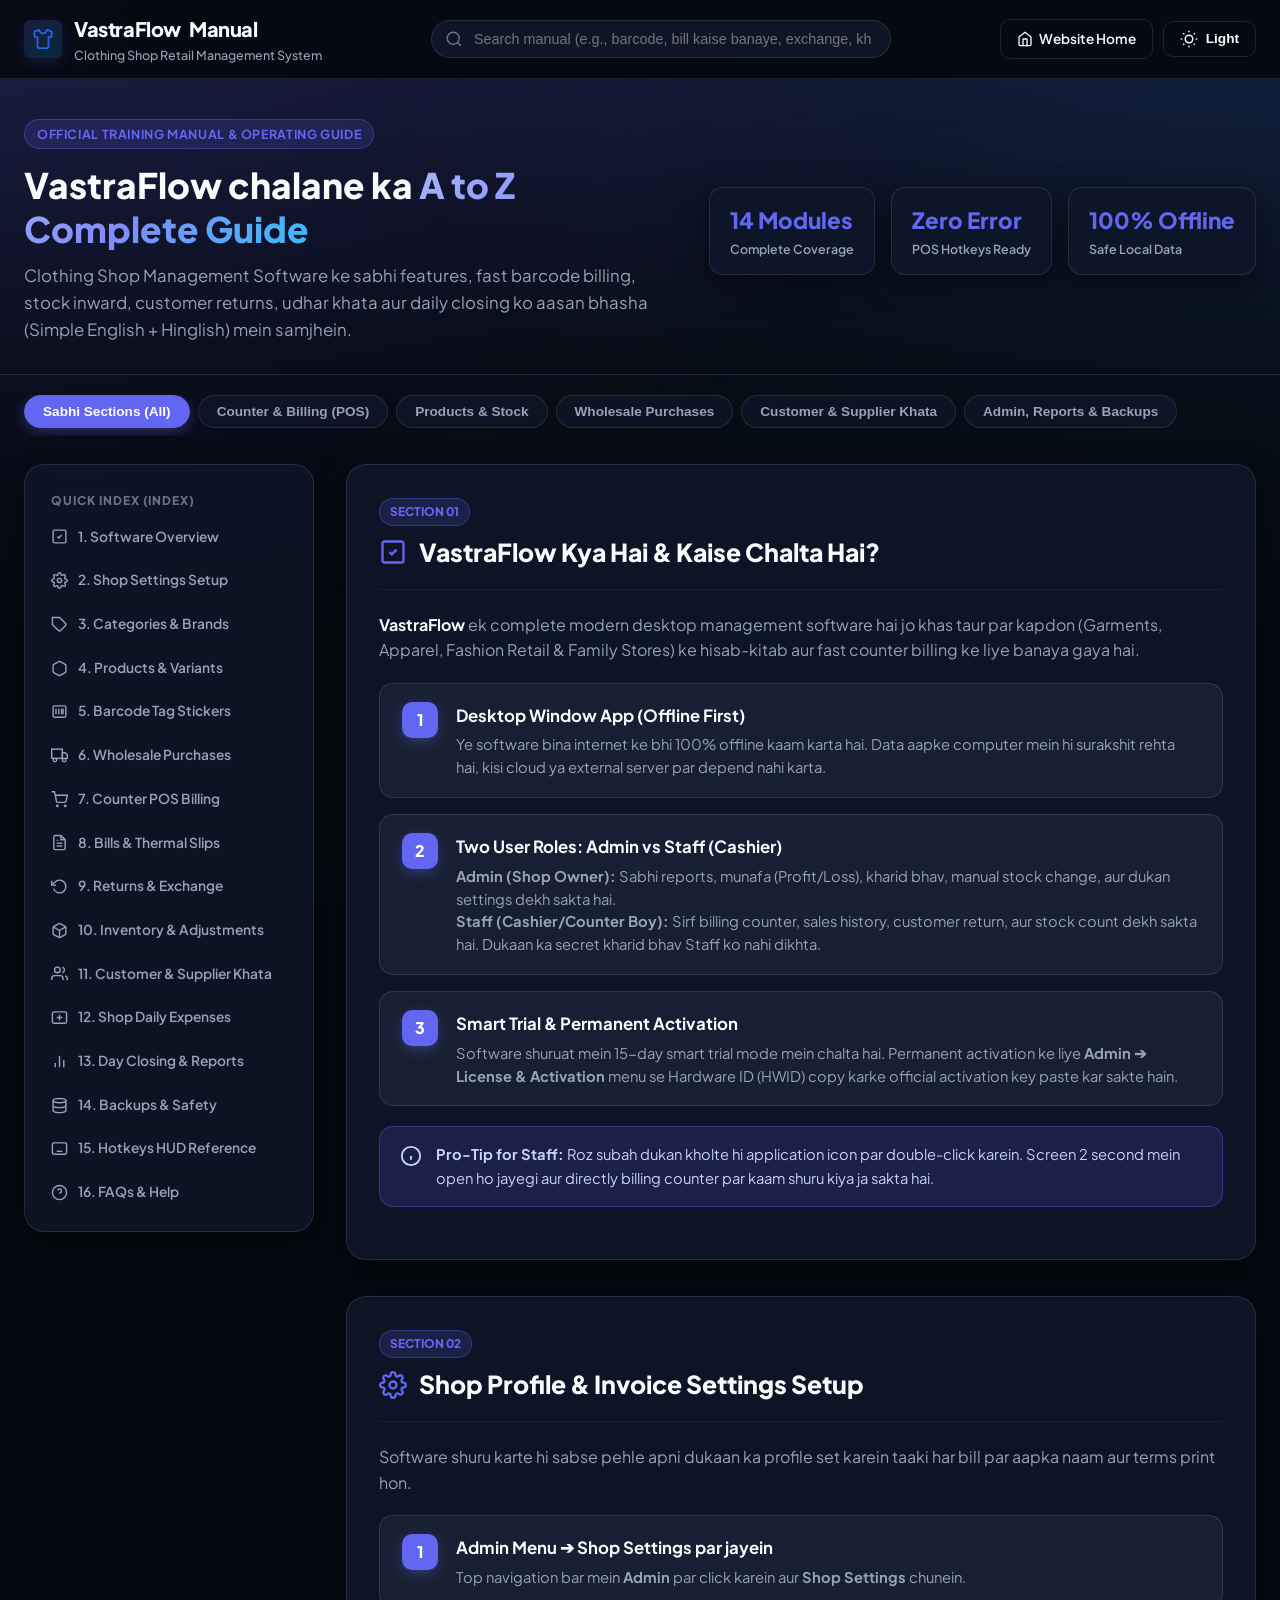
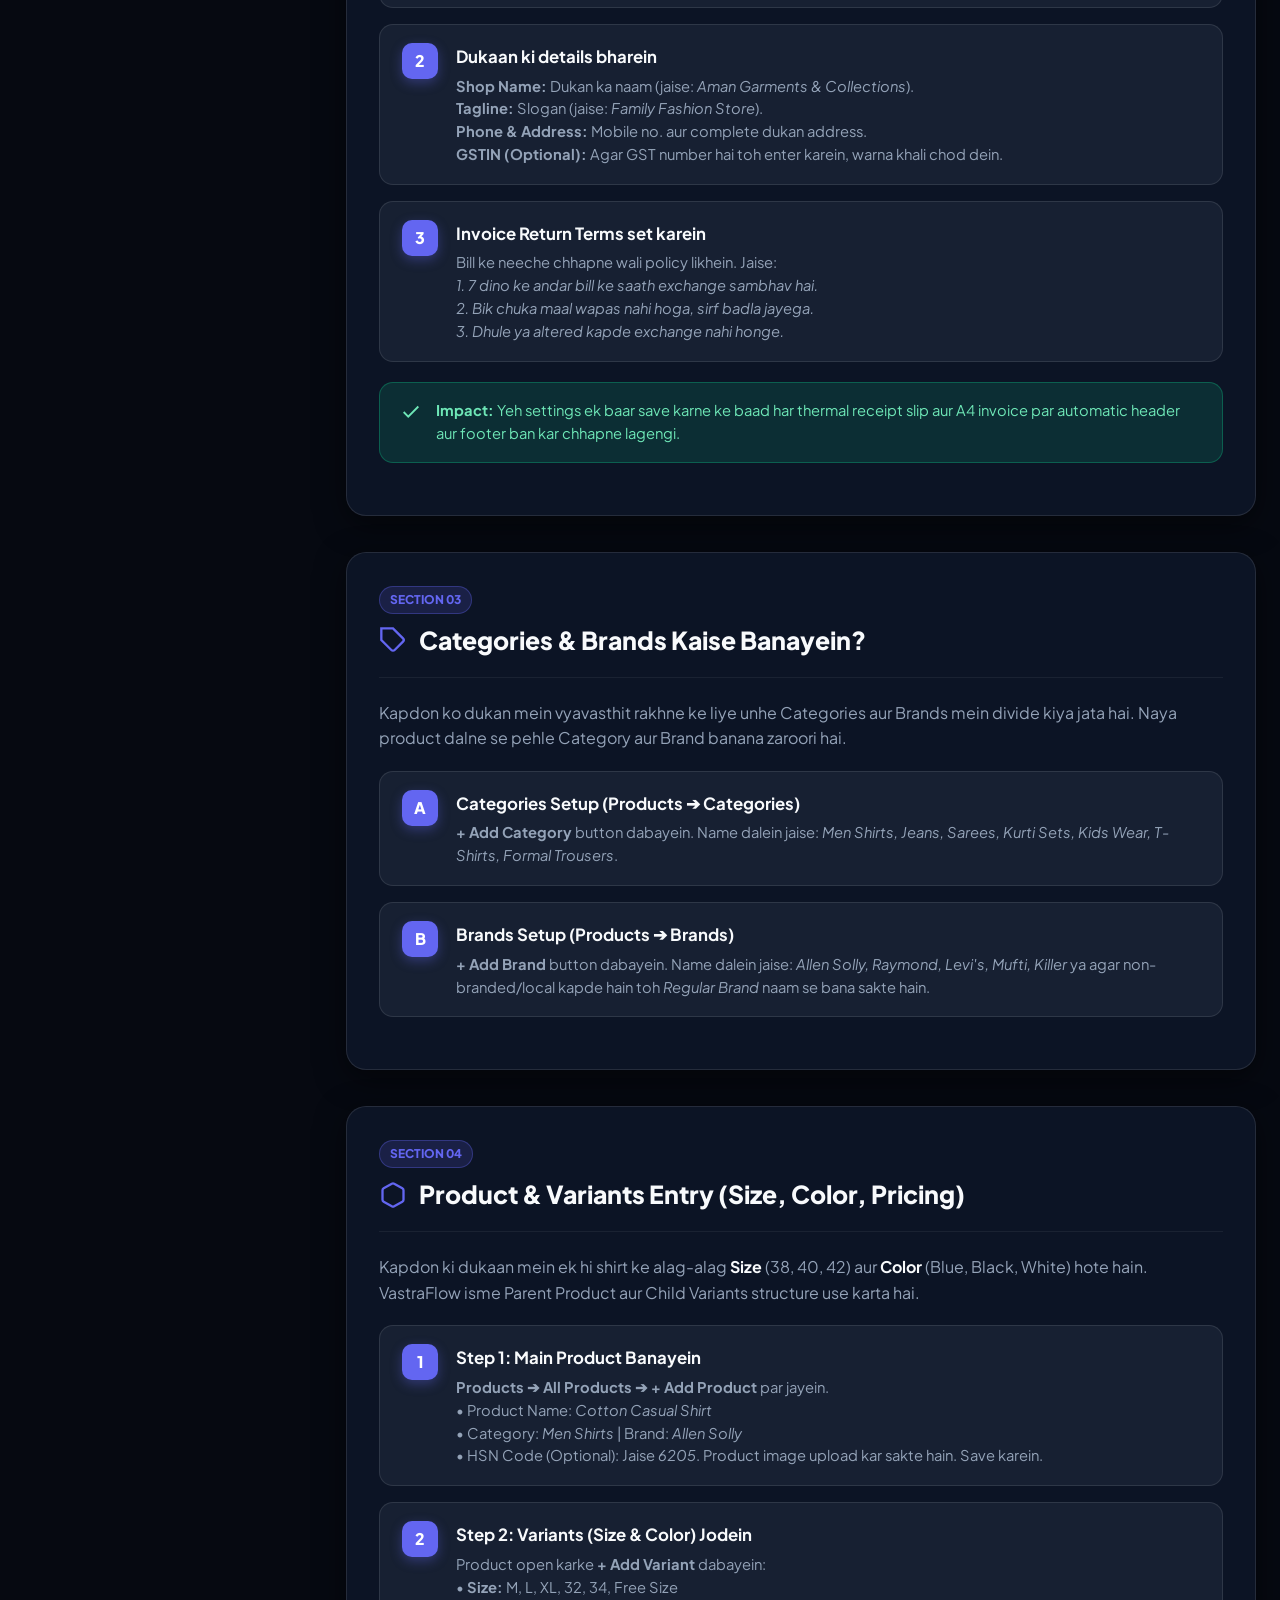
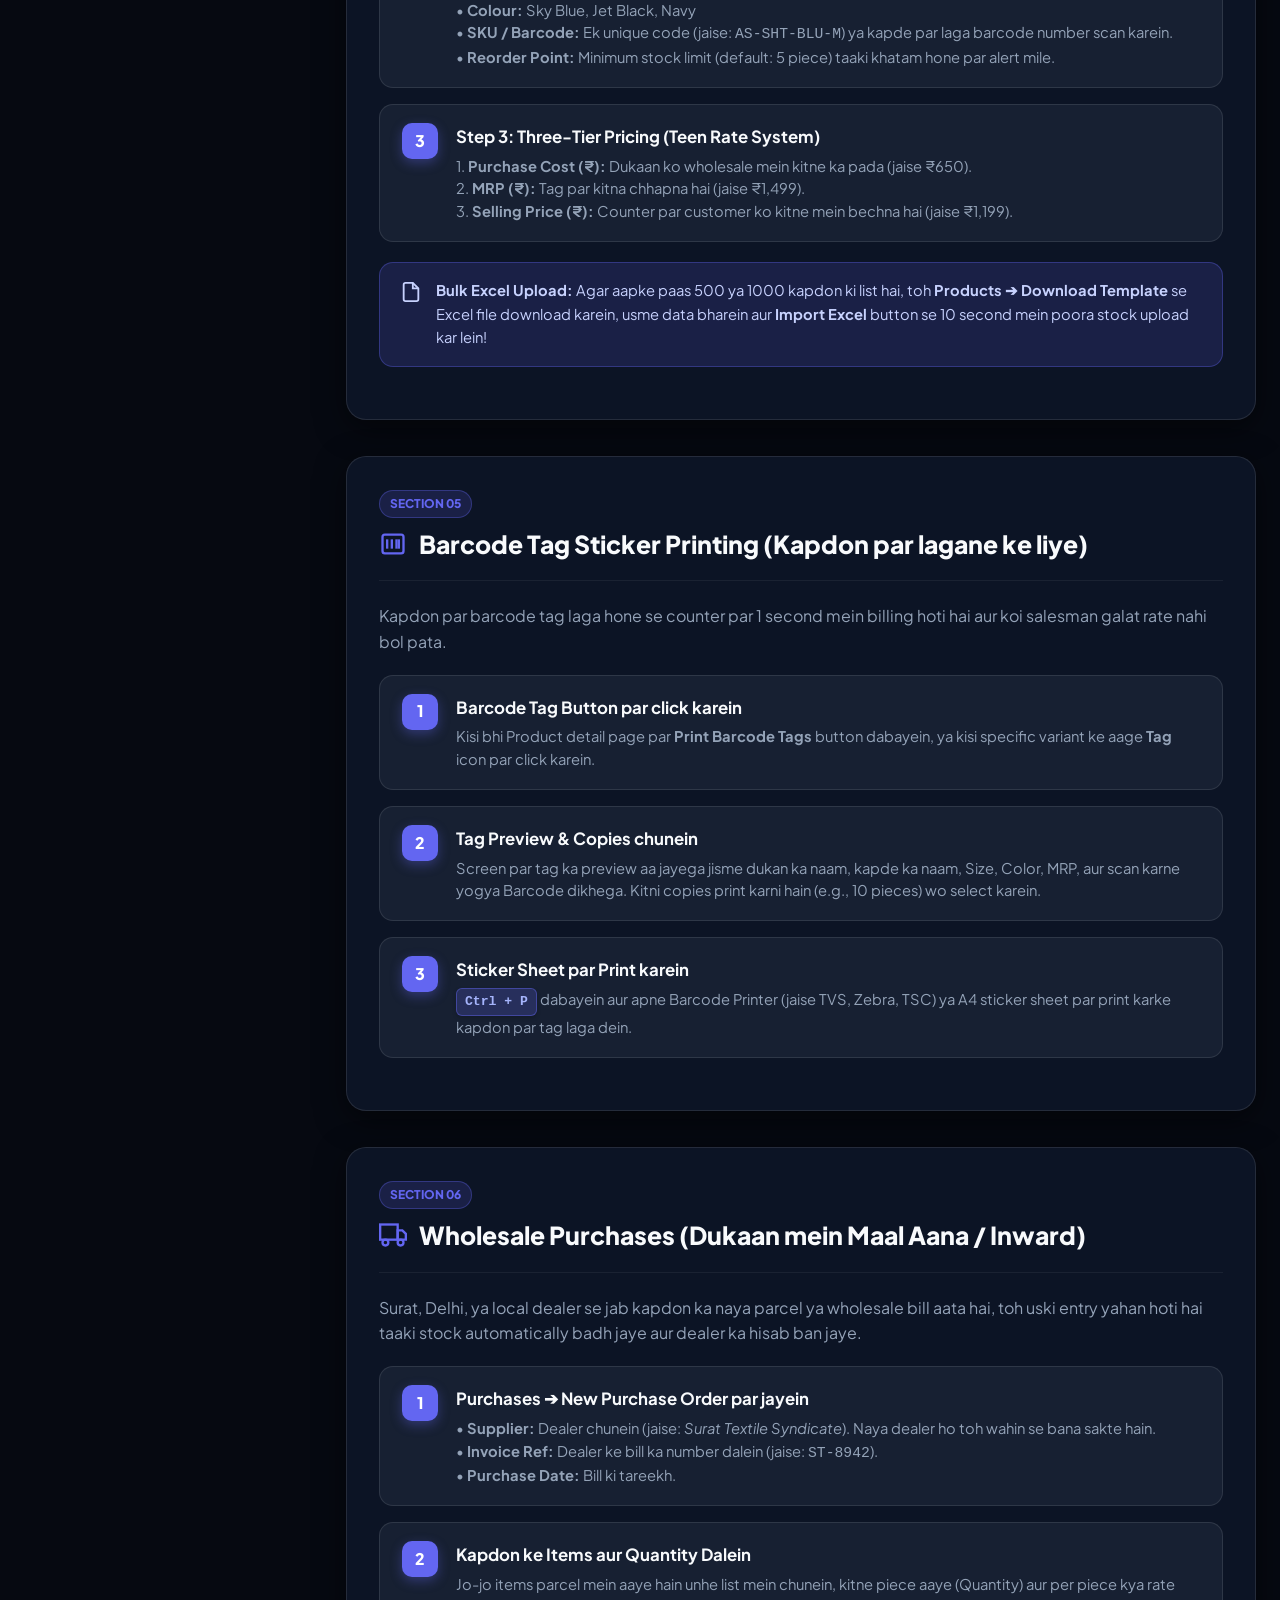
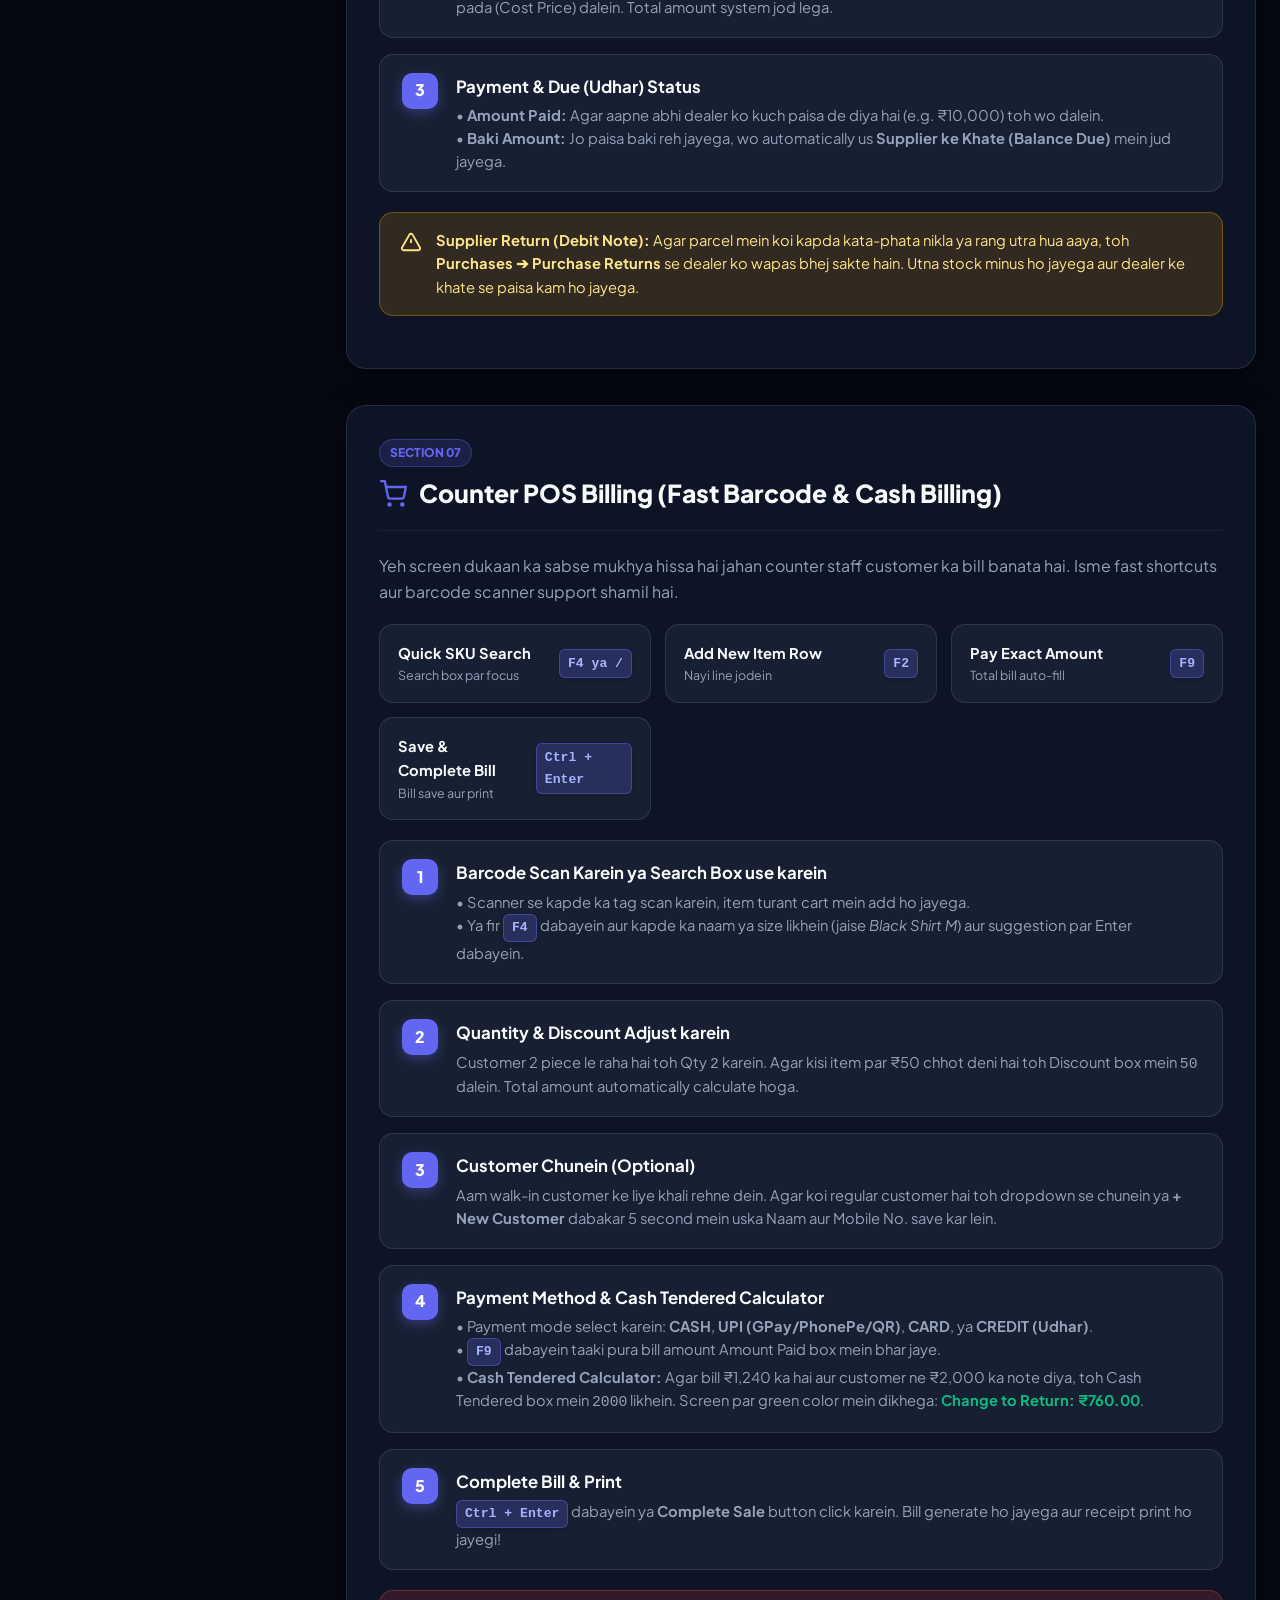
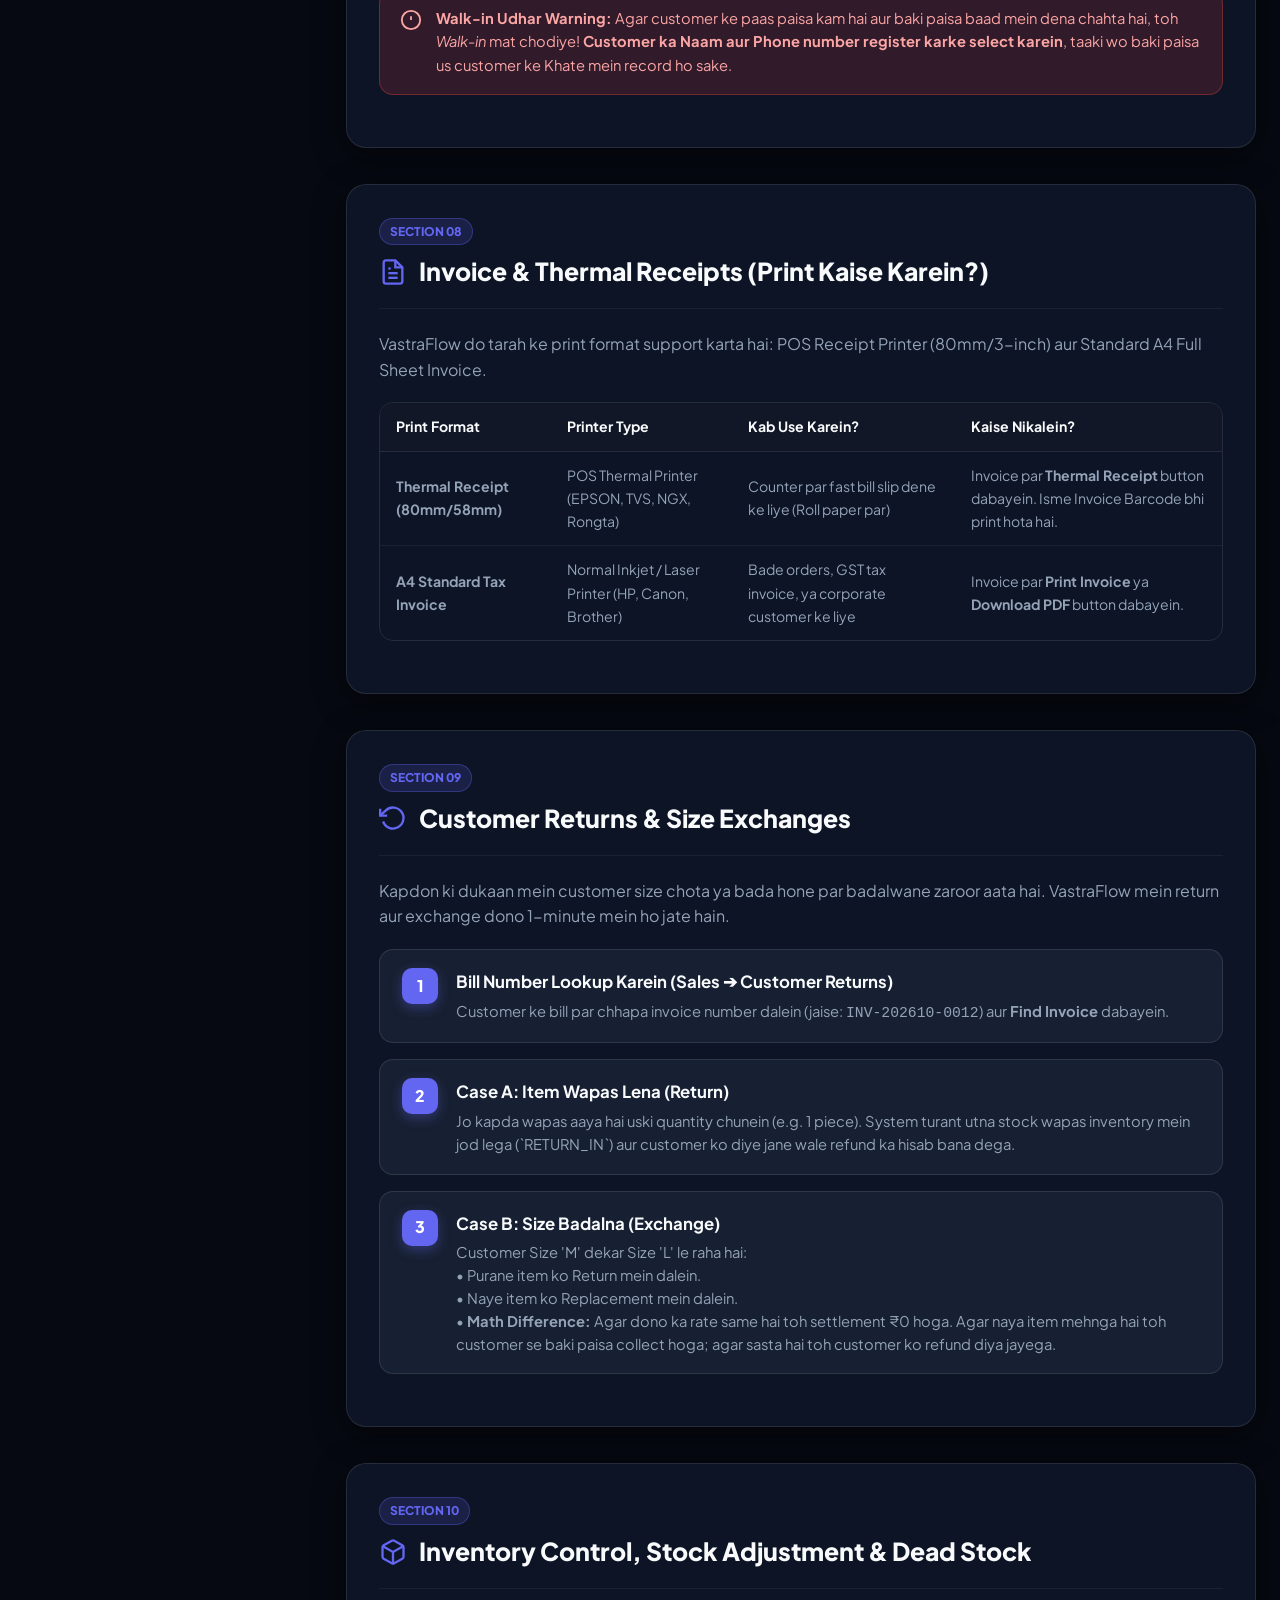
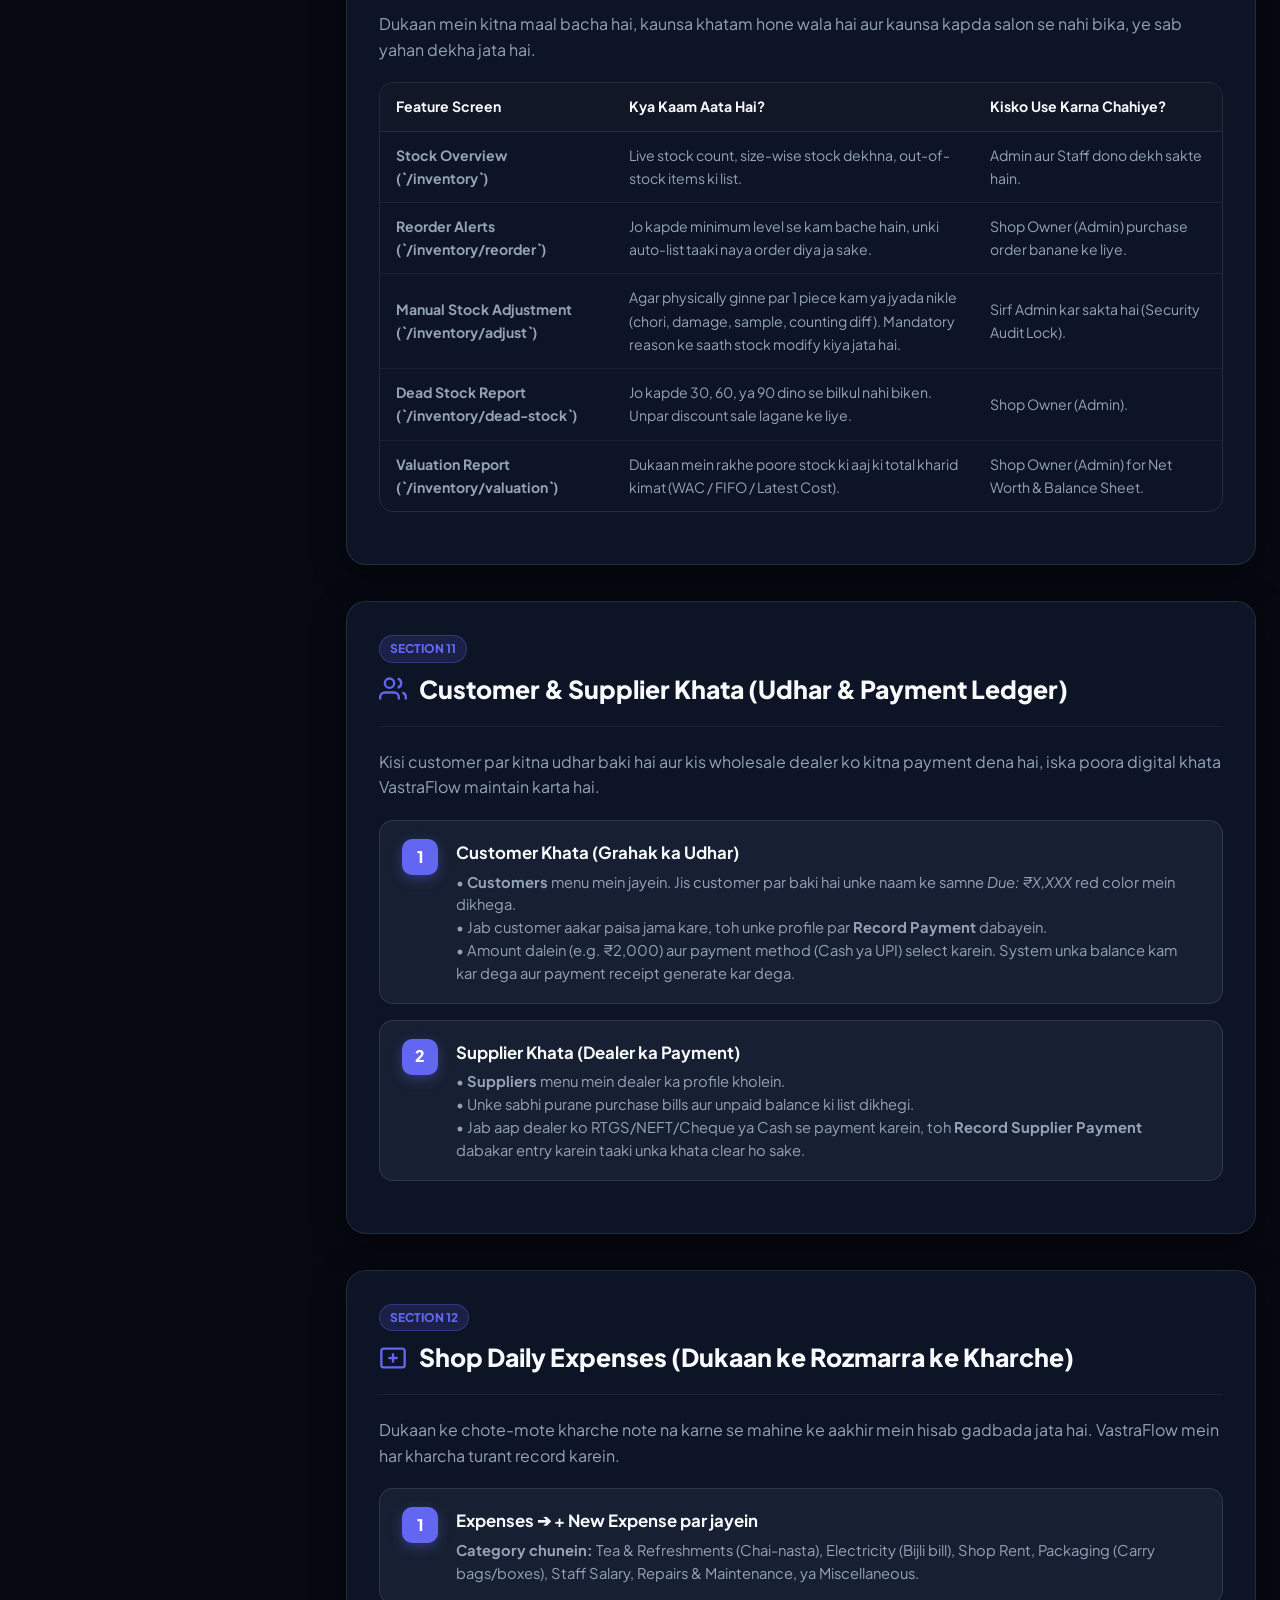
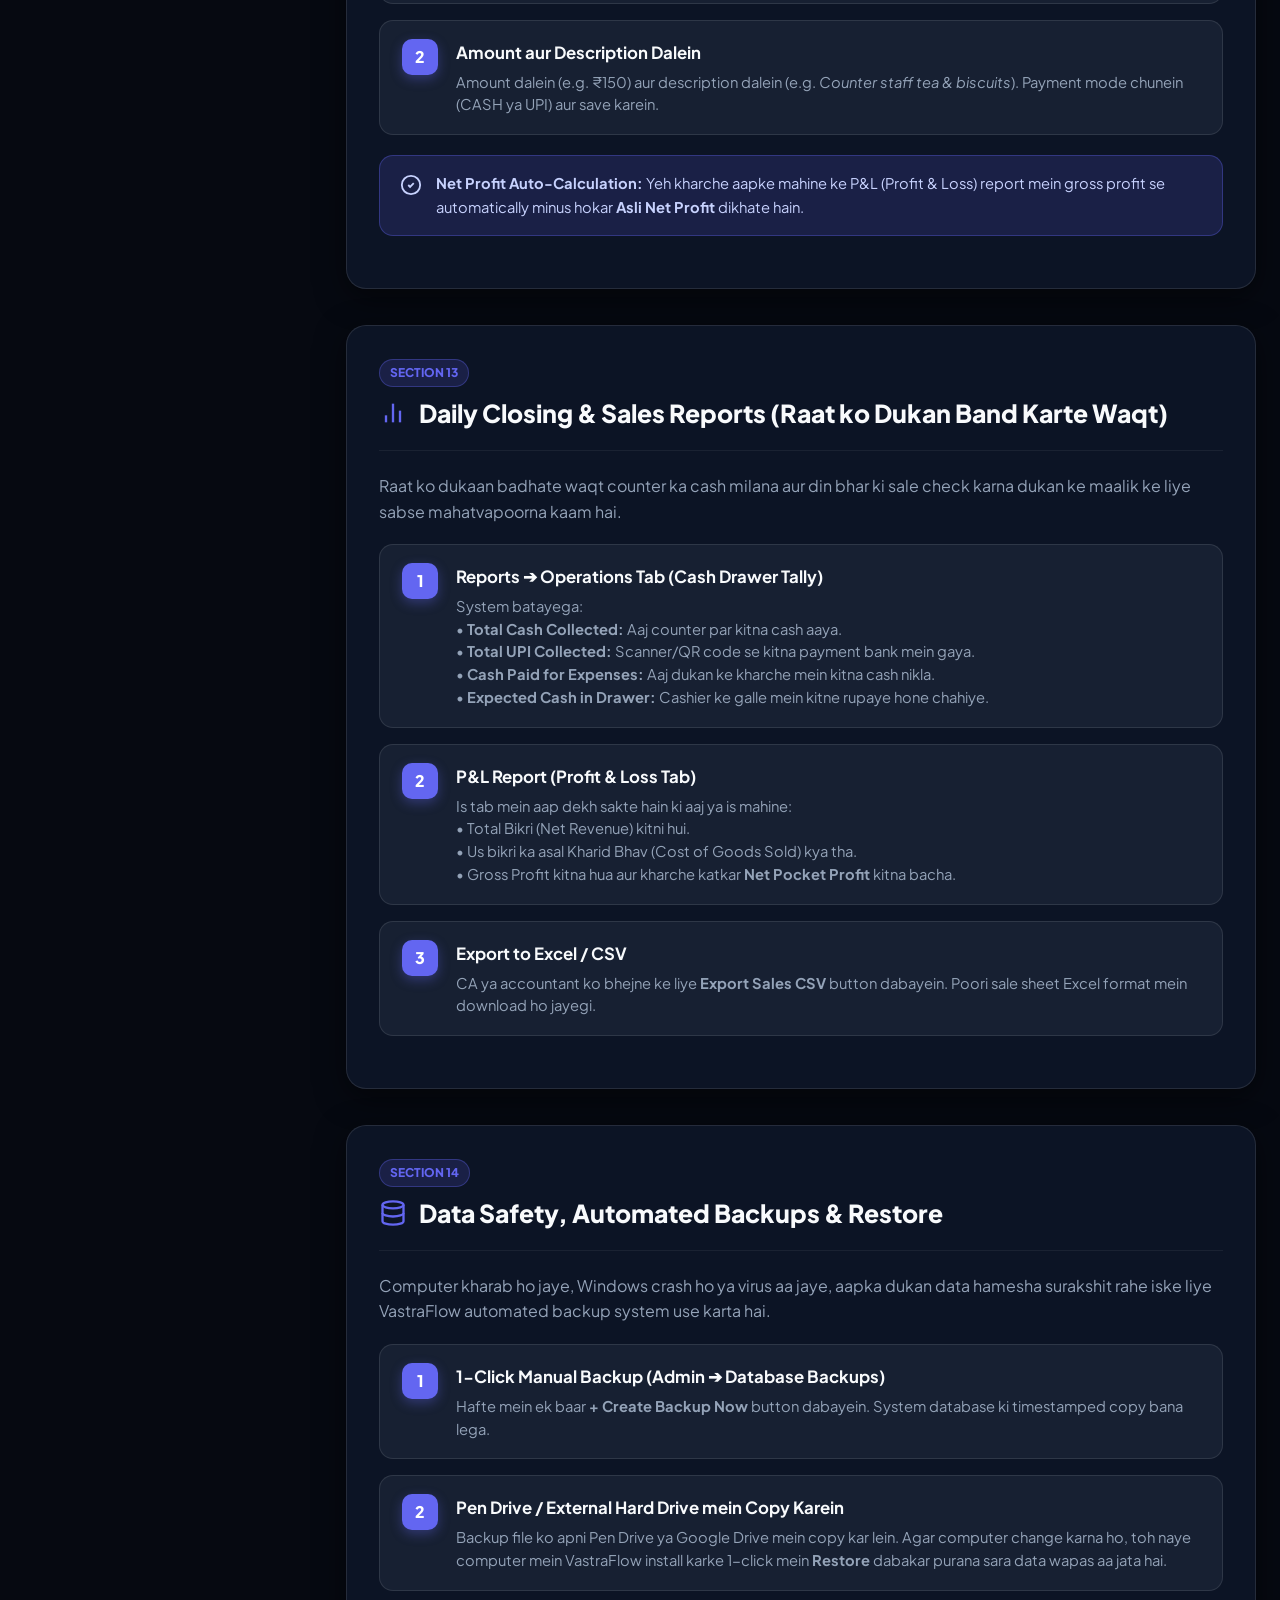
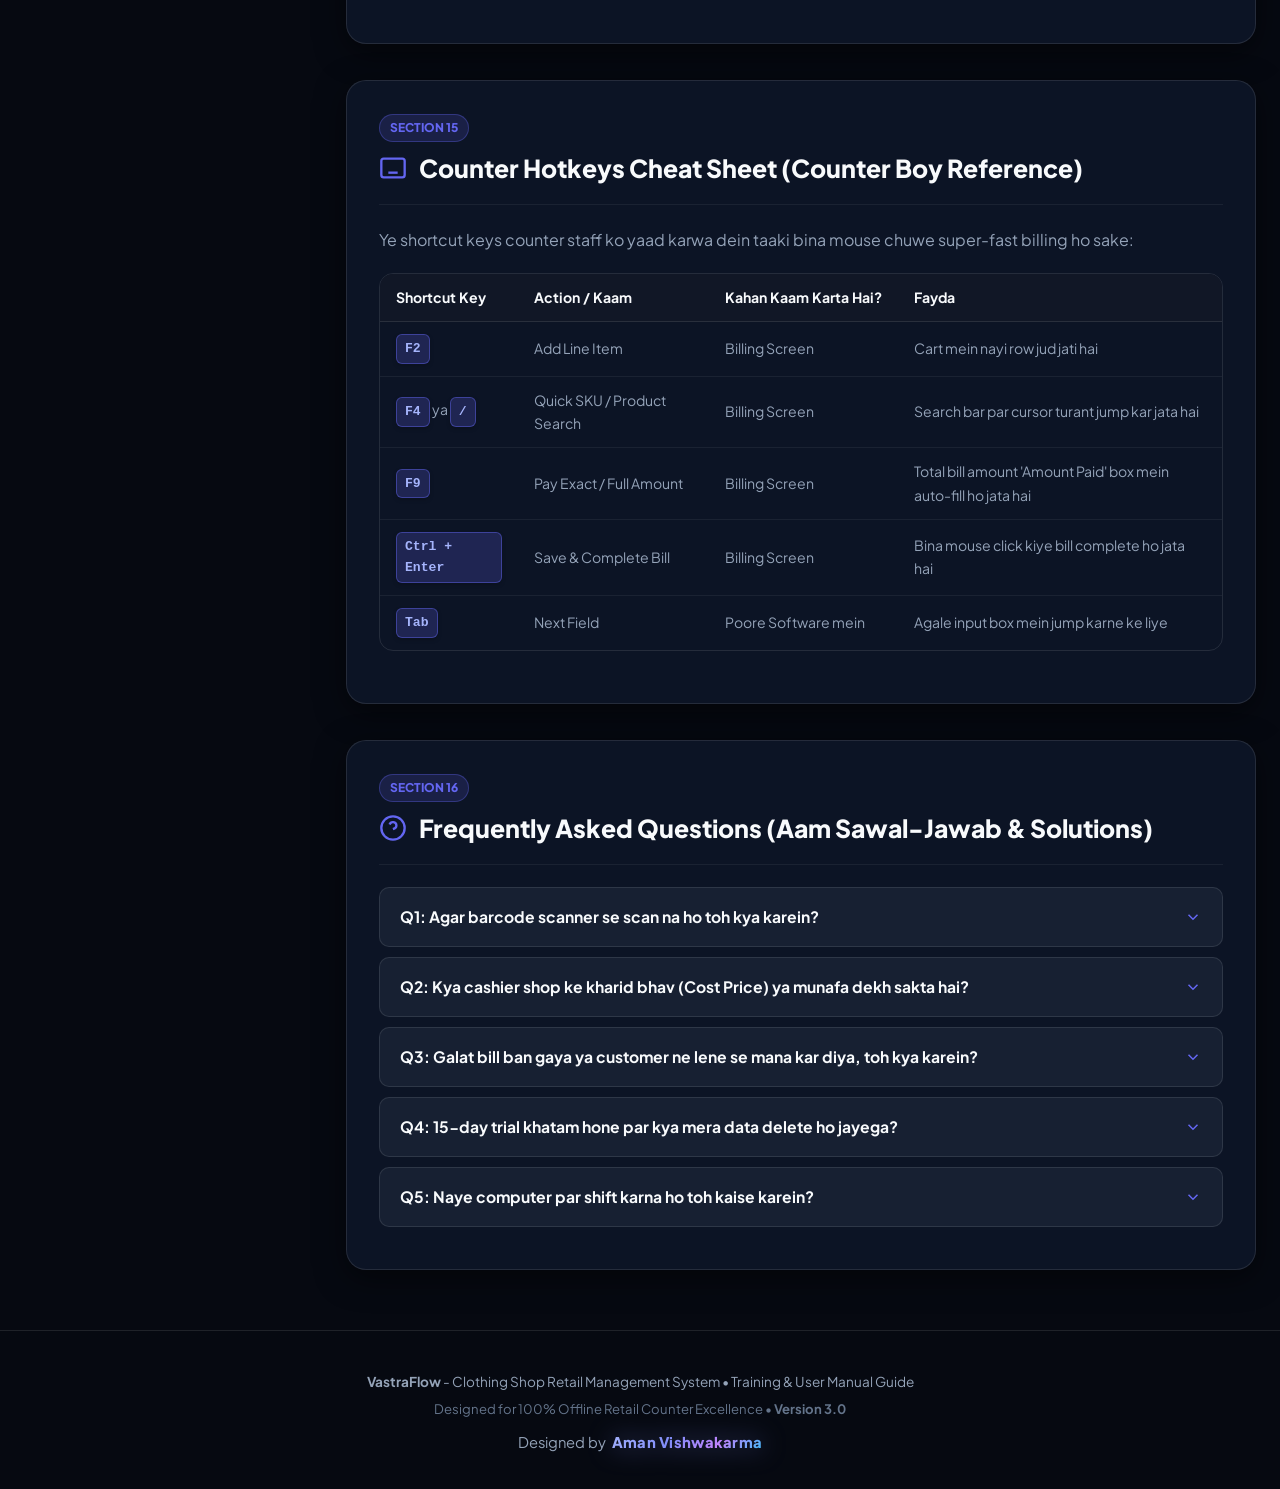
<file: manual.html>
<!DOCTYPE html>
<html lang="hi" data-theme="dark">
<head>
    <meta charset="UTF-8">
    <meta name="viewport" content="width=device-width, initial-scale=1.0">
    <title>VastraFlow : Complete User Manual &amp; Training Guide</title>
    <meta name="description" content="Official user manual and operational guide for VastraFlow Retail Clothing POS. Learn how to manage size and color variants, print barcode stickers, scan bills, and manage udhar khata.">
    <meta name="keywords" content="vastraflow user manual, clothing billing guide, retail pos manual, barcode sticker tutorial, apparel shop management guide">
    <meta name="author" content="Aman Vishwakarma">
    <meta name="robots" content="index, follow">
    <meta name="theme-color" content="#060911">

    <!-- Canonical URL -->
    <link rel="canonical" href="https://beginneraman.github.io/VastraFlow/manual.html">

    <!-- Open Graph Meta Tags -->
    <meta property="og:type" content="article">
    <meta property="og:url" content="https://beginneraman.github.io/VastraFlow/manual.html">
    <meta property="og:title" content="VastraFlow User Manual &amp; Operational Guide">
    <meta property="og:description" content="Step by step tutorial and training guide for running VastraFlow Retail POS in clothing stores and saree showrooms.">
    <meta property="og:image" content="https://beginneraman.github.io/VastraFlow/assets/img/app_icon_512.png">
    <meta property="og:site_name" content="VastraFlow">

    <!-- Twitter Card Meta Tags -->
    <meta name="twitter:card" content="summary_large_image">
    <meta name="twitter:title" content="VastraFlow User Manual &amp; Training Guide">
    <meta name="twitter:description" content="Official documentation for VastraFlow Retail Clothing Management System.">
    <meta name="twitter:image" content="https://beginneraman.github.io/VastraFlow/assets/img/app_icon_512.png">

    <!-- Structured Data : Schema.org JSON-LD -->
    <script type="application/ld+json">
    {
      "@context": "https://schema.org",
      "@type": "TechArticle",
      "headline": "VastraFlow Complete User Manual and Retail Operational Guide",
      "description": "Comprehensive guide for setting up and operating VastraFlow clothing retail POS, barcode tag generation, and inventory accounting.",
      "url": "https://beginneraman.github.io/VastraFlow/manual.html",
      "author": {
        "@type": "Person",
        "name": "Aman Vishwakarma"
      },
      "publisher": {
        "@type": "Organization",
        "name": "VastraFlow",
        "logo": {
          "@type": "ImageObject",
          "url": "https://beginneraman.github.io/VastraFlow/assets/img/app_icon_512.png"
        }
      },
      "inLanguage": ["en", "hi"]
    }
    </script>

    <!-- Favicon -->
    <link rel="icon" type="image/png" sizes="32x32" href="assets/img/app_icon_32.png">
    <link rel="icon" type="image/png" sizes="16x16" href="assets/img/app_icon_16.png">
    <link rel="shortcut icon" href="favicon.ico">
    <!-- Google Fonts -->
    <link rel="preconnect" href="https://fonts.googleapis.com">
    <link rel="preconnect" href="https://fonts.gstatic.com" crossorigin>
    <link href="https://fonts.googleapis.com/css2?family=Plus+Jakarta+Sans:wght@300;400;500;600;700;800&family=Noto+Sans+Devanagari:wght@400;500;600;700&display=swap" rel="stylesheet">
    <style>
        /* ==========================================================================
           VastraFlow Signature Theme: Obsidian Dark Glassmorphism + Light Mode
           ========================================================================== */
        :root {
            --bg-page: #060911;
            --bg-surface: rgba(15, 23, 42, 0.75);
            --bg-card: rgba(15, 23, 42, 0.85);
            --bg-subtle: rgba(30, 41, 59, 0.65);
            --bg-input: rgba(15, 23, 42, 0.95);
            --border: rgba(255, 255, 255, 0.10);
            --border-subtle: rgba(255, 255, 255, 0.06);
            --border-hover: rgba(99, 102, 241, 0.4);
            
            --text-main: #f8fafc;
            --text-muted: #94a3b8;
            --text-subtle: #64748b;
            
            --primary: #6366f1;
            --primary-hover: #4f46e5;
            --primary-light: rgba(99, 102, 241, 0.16);
            --primary-border: rgba(99, 102, 241, 0.35);
            --primary-glow: 0 4px 20px rgba(99, 102, 241, 0.35);

            --success: #10b981;
            --success-light: rgba(16, 185, 129, 0.16);
            --success-border: rgba(16, 185, 129, 0.35);
            
            --warning: #f59e0b;
            --warning-light: rgba(245, 158, 11, 0.16);
            --warning-border: rgba(245, 158, 11, 0.35);
            
            --danger: #ef4444;
            --danger-light: rgba(239, 68, 68, 0.16);
            --danger-border: rgba(239, 68, 68, 0.35);

            --info: #0ea5e9;
            --info-light: rgba(14, 165, 233, 0.16);
            --info-border: rgba(14, 165, 233, 0.35);

            --radius-sm: 6px;
            --radius-md: 10px;
            --radius-lg: 14px;
            --radius-xl: 20px;
            --radius-full: 9999px;

            --shadow-card: 0 8px 30px rgba(0, 0, 0, 0.5);
            --shadow-popup: 0 20px 45px rgba(0, 0, 0, 0.7);
            --transition: all 0.25s cubic-bezier(0.4, 0, 0.2, 1);
        }

        [data-theme="light"] {
            --bg-page: #f8fafc;
            --bg-surface: #ffffff;
            --bg-card: #ffffff;
            --bg-subtle: #f1f5f9;
            --bg-input: #ffffff;
            --border: #e2e8f0;
            --border-subtle: #cbd5e1;
            --border-hover: #6366f1;
            
            --text-main: #0f172a;
            --text-muted: #475569;
            --text-subtle: #64748b;
            
            --primary: #4f46e5;
            --primary-hover: #4338ca;
            --primary-light: #eef2ff;
            --primary-border: #c7d2fe;
            --primary-glow: 0 4px 15px rgba(79, 70, 229, 0.2);

            --success: #16a34a;
            --success-light: #f0fdf4;
            --success-border: #bbf7d0;
            
            --warning: #d97706;
            --warning-light: #fffbeb;
            --warning-border: #fde68a;
            
            --danger: #dc2626;
            --danger-light: #fef2f2;
            --danger-border: #fecaca;

            --info: #0284c7;
            --info-light: #f0f9ff;
            --info-border: #bae6fd;

            --shadow-card: 0 4px 15px rgba(0, 0, 0, 0.05);
            --shadow-popup: 0 12px 35px rgba(0, 0, 0, 0.1);
        }

        * {
            box-sizing: border-box;
            margin: 0;
            padding: 0;
        }

        html {
            scroll-behavior: smooth;
        }

        body {
            font-family: 'Plus Jakarta Sans', 'Noto Sans Devanagari', -apple-system, BlinkMacSystemFont, "Segoe UI", Roboto, sans-serif;
            background-color: var(--bg-page);
            background-image: 
                radial-gradient(at 0% 0%, rgba(99, 102, 241, 0.12) 0px, transparent 50%),
                radial-gradient(at 100% 0%, rgba(14, 165, 233, 0.10) 0px, transparent 50%),
                radial-gradient(at 50% 100%, rgba(16, 185, 129, 0.06) 0px, transparent 50%);
            background-attachment: fixed;
            color: var(--text-main);
            line-height: 1.65;
            -webkit-font-smoothing: antialiased;
        }

        /* Top Header Sticky Bar */
        .top-header {
            position: sticky;
            top: 0;
            z-index: 100;
            background: rgba(6, 9, 17, 0.88);
            backdrop-filter: blur(16px);
            -webkit-backdrop-filter: blur(16px);
            border-bottom: 1px solid var(--border);
            padding: 12px 0;
            transition: var(--transition);
        }

        [data-theme="light"] .top-header {
            background: rgba(255, 255, 255, 0.92);
        }

        .header-container {
            max-width: 1340px;
            margin: 0 auto;
            padding: 0 24px;
            display: flex;
            align-items: center;
            justify-content: space-between;
            gap: 16px;
        }

        .brand-group {
            display: flex;
            align-items: center;
            gap: 12px;
            text-decoration: none;
            color: inherit;
        }

        .brand-logo-icon {
            width: 38px;
            height: 38px;
            border-radius: var(--radius-sm);
            background: linear-gradient(135deg, rgba(99, 102, 241, 0.2), rgba(6, 182, 212, 0.2));
            border: 1px solid var(--border-glow);
            display: flex;
            align-items: center;
            justify-content: center;
            box-shadow: 0 4px 15px rgba(99, 102, 241, 0.2);
            flex-shrink: 0;
        }

        .brand-logo-icon img,
        .brand-logo-icon svg {
            width: 22px;
            height: 22px;
        }

        .brand-text h1 {
            font-size: 1.25rem;
            font-weight: 800;
            letter-spacing: -0.02em;
            display: flex;
            align-items: center;
            gap: 8px;
            color: var(--text-main);
        }

        .brand-text p {
            font-size: 0.78rem;
            color: var(--text-muted);
            font-weight: 500;
        }

        .header-search-box {
            flex: 1;
            max-width: 460px;
            position: relative;
        }

        .header-search-input {
            width: 100%;
            background: var(--bg-input);
            border: 1px solid var(--border);
            border-radius: var(--radius-full);
            padding: 10px 18px 10px 42px;
            font-size: 0.9rem;
            color: var(--text-main);
            outline: none;
            transition: var(--transition);
        }

        .header-search-input:focus {
            border-color: var(--primary);
            box-shadow: 0 0 0 3px rgba(99, 102, 241, 0.25);
        }

        .header-search-icon {
            position: absolute;
            left: 14px;
            top: 50%;
            transform: translateY(-50%);
            width: 18px;
            height: 18px;
            color: var(--text-subtle);
            pointer-events: none;
        }

        .header-actions {
            display: flex;
            align-items: center;
            gap: 10px;
        }

        .btn {
            display: inline-flex;
            align-items: center;
            gap: 8px;
            padding: 8px 16px;
            font-size: 0.85rem;
            font-weight: 600;
            border-radius: var(--radius-md);
            border: 1px solid transparent;
            cursor: pointer;
            text-decoration: none;
            transition: var(--transition);
            white-space: nowrap;
        }

        .btn-primary {
            background: var(--primary);
            color: #ffffff;
            box-shadow: 0 4px 12px rgba(99, 102, 241, 0.3);
        }

        .btn-primary:hover {
            background: var(--primary-hover);
            transform: translateY(-1px);
        }

        .btn-outline {
            background: transparent;
            border-color: var(--border);
            color: var(--text-main);
        }

        .btn-outline:hover {
            background: var(--bg-subtle);
            border-color: var(--border-hover);
        }

        .btn-sm {
            padding: 5px 12px;
            font-size: 0.78rem;
        }

        /* Hero Banner */
        .hero {
            padding: 40px 24px 30px;
            background: linear-gradient(180deg, rgba(99, 102, 241, 0.10) 0%, transparent 100%);
            border-bottom: 1px solid var(--border-subtle);
        }

        .hero-container {
            max-width: 1340px;
            margin: 0 auto;
            display: flex;
            align-items: center;
            justify-content: space-between;
            gap: 32px;
            flex-wrap: wrap;
        }

        .hero-content {
            flex: 1;
            min-width: 320px;
        }

        .hero-badge {
            display: inline-flex;
            align-items: center;
            gap: 6px;
            padding: 4px 12px;
            border-radius: var(--radius-full);
            background: var(--primary-light);
            border: 1px solid var(--primary-border);
            color: var(--primary);
            font-size: 0.78rem;
            font-weight: 700;
            margin-bottom: 14px;
            text-transform: uppercase;
            letter-spacing: 0.05em;
        }

        .hero-title {
            font-size: 2.2rem;
            font-weight: 800;
            line-height: 1.25;
            margin-bottom: 12px;
            color: var(--text-main);
        }

        .hero-title span {
            background: linear-gradient(135deg, #a5b4fc 0%, #818cf8 50%, #38bdf8 100%);
            -webkit-background-clip: text;
            -webkit-text-fill-color: transparent;
        }

        [data-theme="light"] .hero-title span {
            background: linear-gradient(135deg, #4f46e5 0%, #0284c7 100%);
            -webkit-background-clip: text;
            -webkit-text-fill-color: transparent;
        }

        .hero-subtitle {
            font-size: 1.05rem;
            color: var(--text-muted);
            max-width: 720px;
            line-height: 1.6;
        }

        .hero-stats-grid {
            display: flex;
            gap: 16px;
            flex-wrap: wrap;
        }

        .hero-stat-card {
            background: var(--bg-card);
            border: 1px solid var(--border);
            border-radius: var(--radius-lg);
            padding: 14px 20px;
            min-width: 140px;
            box-shadow: var(--shadow-card);
            backdrop-filter: blur(12px);
        }

        .hero-stat-card .val {
            font-size: 1.4rem;
            font-weight: 800;
            color: var(--primary);
        }

        .hero-stat-card .lbl {
            font-size: 0.78rem;
            color: var(--text-muted);
            font-weight: 600;
        }

        /* Filter Tabs */
        .category-filter-nav {
            max-width: 1340px;
            margin: 20px auto 0;
            padding: 0 24px;
            display: flex;
            align-items: center;
            gap: 8px;
            overflow-x: auto;
            padding-bottom: 8px;
        }

        .filter-tab-btn {
            background: var(--bg-surface);
            border: 1px solid var(--border);
            border-radius: var(--radius-full);
            padding: 8px 18px;
            font-size: 0.85rem;
            font-weight: 600;
            color: var(--text-muted);
            cursor: pointer;
            white-space: nowrap;
            transition: var(--transition);
        }

        .filter-tab-btn:hover {
            border-color: var(--border-hover);
            color: var(--text-main);
        }

        .filter-tab-btn.active {
            background: var(--primary);
            border-color: var(--primary);
            color: #ffffff;
            box-shadow: 0 4px 14px rgba(99, 102, 241, 0.35);
        }

        /* Main Layout */
        .manual-wrapper {
            max-width: 1340px;
            margin: 28px auto 60px;
            padding: 0 24px;
            display: grid;
            grid-template-columns: 290px 1fr;
            gap: 32px;
            align-items: start;
        }

        /* Sticky Sidebar Navigation */
        .sidebar {
            position: sticky;
            top: 76px;
            max-height: calc(100vh - 100px);
            overflow-y: auto;
            background: var(--bg-surface);
            border: 1px solid var(--border);
            border-radius: var(--radius-xl);
            padding: 18px 14px;
            backdrop-filter: blur(12px);
            box-shadow: var(--shadow-card);
        }

        .sidebar-title {
            font-size: 0.75rem;
            font-weight: 800;
            text-transform: uppercase;
            letter-spacing: 0.08em;
            color: var(--text-subtle);
            padding: 8px 12px 6px;
        }

        .nav-list {
            list-style: none;
            display: flex;
            flex-direction: column;
            gap: 3px;
        }

        .nav-link {
            display: flex;
            align-items: center;
            gap: 10px;
            padding: 9px 12px;
            border-radius: var(--radius-md);
            font-size: 0.86rem;
            font-weight: 600;
            color: var(--text-muted);
            text-decoration: none;
            transition: var(--transition);
        }

        .nav-link:hover {
            background: var(--bg-subtle);
            color: var(--text-main);
            transform: translateX(3px);
        }

        .nav-link.active {
            background: var(--primary-light);
            color: var(--primary);
            border: 1px solid var(--primary-border);
            font-weight: 700;
        }

        .nav-link svg {
            width: 17px;
            height: 17px;
            flex-shrink: 0;
        }

        .nav-pill-count {
            margin-left: auto;
            font-size: 0.72rem;
            background: var(--bg-subtle);
            padding: 2px 7px;
            border-radius: var(--radius-full);
            color: var(--text-subtle);
        }

        /* Content Area */
        .content-area {
            display: flex;
            flex-direction: column;
            gap: 36px;
        }

        /* Section Container */
        .manual-section {
            background: var(--bg-card);
            border: 1px solid var(--border);
            border-radius: var(--radius-xl);
            padding: 32px;
            box-shadow: var(--shadow-card);
            backdrop-filter: blur(16px);
            position: relative;
            scroll-margin-top: 86px;
            transition: var(--transition);
        }

        .manual-section:hover {
            border-color: var(--border-hover);
        }

        .section-header {
            display: flex;
            align-items: flex-start;
            justify-content: space-between;
            gap: 16px;
            margin-bottom: 22px;
            padding-bottom: 16px;
            border-bottom: 1px solid var(--border-subtle);
            flex-wrap: wrap;
        }

        .section-badge-id {
            display: inline-flex;
            align-items: center;
            gap: 6px;
            font-size: 0.75rem;
            font-weight: 800;
            color: var(--primary);
            background: var(--primary-light);
            border: 1px solid var(--primary-border);
            padding: 3px 10px;
            border-radius: var(--radius-full);
            margin-bottom: 6px;
            text-transform: uppercase;
        }

        .section-title {
            font-size: 1.55rem;
            font-weight: 800;
            color: var(--text-main);
            display: flex;
            align-items: center;
            gap: 12px;
        }

        .section-title svg {
            width: 28px;
            height: 28px;
            color: var(--primary);
        }

        .section-desc-hinglish {
            font-size: 1rem;
            color: var(--text-muted);
            margin-top: 6px;
            line-height: 1.6;
        }

        .section-desc-hinglish strong {
            color: var(--text-main);
        }

        /* Workflow Step Cards */
        .step-cards-container {
            display: flex;
            flex-direction: column;
            gap: 16px;
            margin: 20px 0;
        }

        .step-card {
            background: var(--bg-subtle);
            border: 1px solid var(--border);
            border-radius: var(--radius-lg);
            padding: 18px 22px;
            display: flex;
            gap: 18px;
            align-items: flex-start;
            transition: var(--transition);
        }

        .step-card:hover {
            border-color: var(--primary-border);
            background: rgba(99, 102, 241, 0.05);
            transform: translateX(4px);
        }

        .step-number {
            width: 36px;
            height: 36px;
            border-radius: var(--radius-md);
            background: var(--primary);
            color: #ffffff;
            font-weight: 800;
            font-size: 1rem;
            display: flex;
            align-items: center;
            justify-content: center;
            flex-shrink: 0;
            box-shadow: 0 4px 12px rgba(99, 102, 241, 0.35);
        }

        .step-content {
            flex: 1;
        }

        .step-title {
            font-size: 1.05rem;
            font-weight: 700;
            color: var(--text-main);
            margin-bottom: 4px;
        }

        .step-text {
            font-size: 0.92rem;
            color: var(--text-muted);
            line-height: 1.55;
        }

        /* Info Alert Boxes */
        .callout {
            border-radius: var(--radius-lg);
            padding: 16px 20px;
            margin: 20px 0;
            display: flex;
            align-items: flex-start;
            gap: 14px;
            font-size: 0.92rem;
            line-height: 1.6;
        }

        .callout-icon {
            width: 22px;
            height: 22px;
            flex-shrink: 0;
            margin-top: 2px;
        }

        .callout-tip {
            background: var(--primary-light);
            border: 1px solid var(--primary-border);
            color: #c7d2fe;
        }
        [data-theme="light"] .callout-tip { color: #3730a3; }

        .callout-success {
            background: var(--success-light);
            border: 1px solid var(--success-border);
            color: #6ee7b7;
        }
        [data-theme="light"] .callout-success { color: #065f46; }

        .callout-warning {
            background: var(--warning-light);
            border: 1px solid var(--warning-border);
            color: #fde68a;
        }
        [data-theme="light"] .callout-warning { color: #92400e; }

        .callout-danger {
            background: var(--danger-light);
            border: 1px solid var(--danger-border);
            color: #fca5a5;
        }
        [data-theme="light"] .callout-danger { color: #991b1b; }

        /* Keyboard Hotkey Badge */
        .kbd-badge {
            display: inline-flex;
            align-items: center;
            gap: 4px;
            padding: 3px 8px;
            background: rgba(99, 102, 241, 0.22);
            border: 1px solid rgba(99, 102, 241, 0.45);
            border-radius: var(--radius-sm);
            color: #a5b4fc;
            font-family: monospace, sans-serif;
            font-weight: 700;
            font-size: 0.82rem;
            box-shadow: 0 2px 4px rgba(0, 0, 0, 0.2);
        }

        [data-theme="light"] .kbd-badge {
            background: #eef2ff;
            border-color: #c7d2fe;
            color: #4338ca;
        }

        /* Data Tables */
        .table-responsive {
            overflow-x: auto;
            margin: 20px 0;
            border-radius: var(--radius-lg);
            border: 1px solid var(--border);
        }

        .manual-table {
            width: 100%;
            border-collapse: collapse;
            font-size: 0.88rem;
            text-align: left;
        }

        .manual-table th {
            background: rgba(17, 24, 39, 0.94);
            color: var(--text-main);
            padding: 12px 16px;
            font-weight: 700;
            border-bottom: 1px solid var(--border);
            white-space: nowrap;
        }

        [data-theme="light"] .manual-table th {
            background: #f1f5f9;
        }

        .manual-table td {
            padding: 12px 16px;
            border-bottom: 1px solid var(--border-subtle);
            color: var(--text-muted);
            vertical-align: middle;
        }

        .manual-table tr:last-child td {
            border-bottom: none;
        }

        .manual-table tr:hover td {
            background: var(--bg-subtle);
            color: var(--text-main);
        }

        /* Hotkey Grid HUD */
        .hotkeys-hud-grid {
            display: grid;
            grid-template-columns: repeat(auto-fit, minmax(240px, 1fr));
            gap: 14px;
            margin: 20px 0;
        }

        .hotkey-card {
            background: var(--bg-subtle);
            border: 1px solid var(--border);
            border-radius: var(--radius-lg);
            padding: 16px 18px;
            display: flex;
            align-items: center;
            justify-content: space-between;
            gap: 12px;
        }

        .hotkey-card .info {
            display: flex;
            flex-direction: column;
        }

        .hotkey-card .name {
            font-weight: 700;
            font-size: 0.92rem;
            color: var(--text-main);
        }

        .hotkey-card .desc {
            font-size: 0.78rem;
            color: var(--text-muted);
        }

        /* FAQ Accordion */
        .faq-item {
            border: 1px solid var(--border);
            border-radius: var(--radius-md);
            margin-bottom: 10px;
            background: var(--bg-subtle);
            overflow: hidden;
            transition: var(--transition);
        }

        .faq-item:hover {
            border-color: var(--primary-border);
        }

        .faq-question {
            padding: 16px 20px;
            font-weight: 700;
            font-size: 0.98rem;
            color: var(--text-main);
            cursor: pointer;
            display: flex;
            align-items: center;
            justify-content: space-between;
            gap: 12px;
            user-select: none;
        }

        .faq-question svg {
            width: 18px;
            height: 18px;
            transition: transform 0.25s ease;
            color: var(--primary);
        }

        .faq-item.open .faq-question svg {
            transform: rotate(180deg);
        }

        .faq-answer {
            padding: 0 20px 18px;
            font-size: 0.9rem;
            color: var(--text-muted);
            line-height: 1.6;
            display: none;
            border-top: 1px solid var(--border-subtle);
            margin-top: 4px;
            padding-top: 14px;
        }

        .faq-item.open .faq-answer {
            display: block;
        }

        /* Floating Back to Top Button */
        .back-to-top {
            position: fixed;
            bottom: 28px;
            right: 28px;
            width: 46px;
            height: 46px;
            border-radius: var(--radius-full);
            background: var(--primary);
            color: #ffffff;
            display: flex;
            align-items: center;
            justify-content: center;
            box-shadow: 0 6px 20px rgba(99, 102, 241, 0.45);
            cursor: pointer;
            border: none;
            opacity: 0;
            pointer-events: none;
            transition: var(--transition);
            z-index: 99;
        }

        .back-to-top.visible {
            opacity: 1;
            pointer-events: auto;
            transform: translateY(0);
        }

        .back-to-top:hover {
            background: var(--primary-hover);
            transform: translateY(-3px);
        }

        /* Footer */
        .footer {
            border-top: 1px solid var(--border);
            padding: 40px 24px;
            text-align: center;
            color: var(--text-muted);
            font-size: 0.85rem;
            background: var(--bg-page);
        }

        .footer-credit {
            margin-top: 10px;
            font-size: 0.92rem;
            color: var(--text-muted);
            display: flex;
            align-items: center;
            justify-content: center;
            gap: 6px;
        }

        .author-name-glow {
            font-weight: 800;
            background: linear-gradient(135deg, #a5b4fc 0%, #818cf8 40%, #c084fc 70%, #38bdf8 100%);
            -webkit-background-clip: text;
            -webkit-text-fill-color: transparent;
            filter: drop-shadow(0 0 12px rgba(129, 140, 248, 0.55));
            letter-spacing: 0.02em;
            display: inline-block;
            transition: var(--transition);
        }

        .author-name-glow:hover {
            filter: drop-shadow(0 0 16px rgba(168, 85, 247, 0.8));
            transform: scale(1.03);
        }

        /* Print Media Styles */
        @media print {
            body {
                background: #ffffff !important;
                color: #000000 !important;
            }
            .top-header, .sidebar, .header-search-box, .category-filter-nav, .back-to-top, .btn-print, .theme-toggle {
                display: none !important;
            }
            .manual-wrapper {
                grid-template-columns: 1fr !important;
                margin: 0 !important;
                padding: 0 !important;
            }
            .manual-section {
                border: 1px solid #ccc !important;
                box-shadow: none !important;
                background: #fff !important;
                page-break-inside: avoid;
                margin-bottom: 24px !important;
                padding: 16px !important;
            }
            .step-card, .callout {
                border: 1px solid #ddd !important;
                background: #f9f9f9 !important;
                color: #000 !important;
            }
            .step-number {
                background: #000 !important;
                color: #fff !important;
            }
            .section-title {
                color: #000 !important;
            }
            .faq-answer {
                display: block !important;
            }
        }

        /* Responsive */
        @media (max-width: 992px) {
            .manual-wrapper {
                grid-template-columns: 1fr;
            }
            .sidebar {
                display: none;
            }
            .hero-title {
                font-size: 1.75rem;
            }
        }
    </style>
</head>
<body>

    <!-- Top Sticky Header -->
    <header class="top-header">
        <div class="header-container">
            <a href="index.html" class="brand-group" title="Back to VastraFlow Home">
                <div class="brand-logo-icon">
                    <img src="assets/img/app_icon.svg" alt="VastraFlow Logo" width="22" height="22">
                </div>
                <div class="brand-text">
                    <h1>VastraFlow <span>Manual</span></h1>
                    <p>Clothing Shop Retail Management System</p>
                </div>
            </a>

            <!-- Live Search Bar -->
            <div class="header-search-box">
                <svg class="header-search-icon" viewBox="0 0 24 24" fill="none" stroke="currentColor" stroke-width="2">
                    <circle cx="11" cy="11" r="8"></circle>
                    <line x1="21" y1="21" x2="16.65" y2="16.65"></line>
                </svg>
                <input 
                    type="text" 
                    id="manualSearchInput" 
                    class="header-search-input" 
                    placeholder="Search manual (e.g., barcode, bill kaise banaye, exchange, khata, hotkeys)..."
                    autocomplete="off"
                >
            </div>

            <!-- Header Action Buttons -->
            <div class="header-actions">
                <a href="index.html" class="btn btn-outline" style="display: inline-flex; align-items: center; gap: 6px; text-decoration: none;">
                    <svg viewBox="0 0 24 24" width="16" height="16" stroke="currentColor" stroke-width="2" fill="none" stroke-linecap="round" stroke-linejoin="round">
                        <path d="m3 9 9-7 9 7v11a2 2 0 0 1-2 2H5a2 2 0 0 1-2-2z"></path>
                        <polyline points="9 22 9 12 15 12 15 22"></polyline>
                    </svg>
                    <span>Website Home</span>
                </a>
                <button type="button" class="btn btn-outline theme-toggle" id="themeToggleBtn" title="Dark / Light Mode Toggle">
                    <svg id="themeIcon" viewBox="0 0 24 24" width="18" height="18" stroke="currentColor" stroke-width="2" fill="none">
                        <circle cx="12" cy="12" r="5"></circle>
                        <line x1="12" y1="1" x2="12" y2="3"></line>
                        <line x1="12" y1="21" x2="12" y2="23"></line>
                        <line x1="4.22" y1="4.22" x2="5.64" y2="5.64"></line>
                        <line x1="18.36" y1="18.36" x2="19.78" y2="19.78"></line>
                        <line x1="1" y1="12" x2="3" y2="12"></line>
                        <line x1="21" y1="12" x2="23" y2="12"></line>
                        <line x1="4.22" y1="19.78" x2="5.64" y2="18.36"></line>
                        <line x1="18.36" y1="5.64" x2="19.78" y2="4.22"></line>
                    </svg>
                    <span id="themeText">Theme</span>
                </button>
            </div>
        </div>
    </header>

    <!-- Hero Banner -->
    <section class="hero">
        <div class="hero-container">
            <div class="hero-content">
                <span class="hero-badge">Official Training Manual &amp; Operating Guide</span>
                <h2 class="hero-title">VastraFlow chalane ka <span>A to Z Complete Guide</span></h2>
                <p class="hero-subtitle">
                    Clothing Shop Management Software ke sabhi features, fast barcode billing, stock inward, customer returns, udhar khata aur daily closing ko aasan bhasha (Simple English + Hinglish) mein samjhein.
                </p>
            </div>
            <div class="hero-stats-grid">
                <div class="hero-stat-card">
                    <div class="val">14 Modules</div>
                    <div class="lbl">Complete Coverage</div>
                </div>
                <div class="hero-stat-card">
                    <div class="val">Zero Error</div>
                    <div class="lbl">POS Hotkeys Ready</div>
                </div>
                <div class="hero-stat-card">
                    <div class="val">100% Offline</div>
                    <div class="lbl">Safe Local Data</div>
                </div>
            </div>
        </div>
    </section>

    <!-- Quick Filter Tabs -->
    <div class="category-filter-nav">
        <button class="filter-tab-btn active" data-filter="all">Sabhi Sections (All)</button>
        <button class="filter-tab-btn" data-filter="billing">Counter &amp; Billing (POS)</button>
        <button class="filter-tab-btn" data-filter="products">Products &amp; Stock</button>
        <button class="filter-tab-btn" data-filter="purchases">Wholesale Purchases</button>
        <button class="filter-tab-btn" data-filter="khata">Customer &amp; Supplier Khata</button>
        <button class="filter-tab-btn" data-filter="admin">Admin, Reports &amp; Backups</button>
    </div>

    <!-- Main Content Container with Sidebar -->
    <div class="manual-wrapper">
        
        <!-- Sticky Sidebar Navigation -->
        <aside class="sidebar">
            <div class="sidebar-title">Quick Index (Index)</div>
            <ul class="nav-list">
                <li><a href="#sec-overview" class="nav-link active">
                    <svg viewBox="0 0 24 24" fill="none" stroke="currentColor" stroke-width="2"><rect x="3" y="3" width="18" height="18" rx="2"/><path d="m9 12 2 2 4-4"/></svg>
                    <span>1. Software Overview</span>
                </a></li>
                <li><a href="#sec-setup" class="nav-link">
                    <svg viewBox="0 0 24 24" fill="none" stroke="currentColor" stroke-width="2"><circle cx="12" cy="12" r="3"/><path d="M19.4 15a1.65 1.65 0 0 0 .33 1.82l.06.06a2 2 0 0 1 0 2.83 2 2 0 0 1-2.83 0l-.06-.06a1.65 1.65 0 0 0-1.82-.33 1.65 1.65 0 0 0-1 1.51V21a2 2 0 0 1-2 2 2 2 0 0 1-2-2v-.09A1.65 1.65 0 0 0 9 19.4a1.65 1.65 0 0 0-1.82.33l-.06.06a2 2 0 0 1-2.83 0 2 2 0 0 1 0-2.83l.06-.06a1.65 1.65 0 0 0 .33-1.82 1.65 1.65 0 0 0-1.51-1H3a2 2 0 0 1-2-2 2 2 0 0 1 2-2h.09A1.65 1.65 0 0 0 4.6 9a1.65 1.65 0 0 0-.33-1.82l-.06-.06a2 2 0 0 1 0-2.83 2 2 0 0 1 2.83 0l.06.06a1.65 1.65 0 0 0 1.82.33H9a1.65 1.65 0 0 0 1-1.51V3a2 2 0 0 1 2-2 2 2 0 0 1 2 2v.09a1.65 1.65 0 0 0 1 1.51 1.65 1.65 0 0 0 1.82-.33l.06-.06a2 2 0 0 1 2.83 0 2 2 0 0 1 0 2.83l-.06.06a1.65 1.65 0 0 0-.33 1.82V9a1.65 1.65 0 0 0 1.51 1H21a2 2 0 0 1 2 2 2 2 0 0 1-2 2h-.09a1.65 1.65 0 0 0-1.51 1z"/></svg>
                    <span>2. Shop Settings Setup</span>
                </a></li>
                <li><a href="#sec-categories-brands" class="nav-link">
                    <svg viewBox="0 0 24 24" fill="none" stroke="currentColor" stroke-width="2"><path d="M20.59 13.41l-7.17 7.17a2 2 0 0 1-2.83 0L2 12V2h10l8.59 8.59a2 2 0 0 1 0 2.82z"/><line x1="7" y1="7" x2="7.01" y2="7"/></svg>
                    <span>3. Categories &amp; Brands</span>
                </a></li>
                <li><a href="#sec-products" class="nav-link">
                    <svg viewBox="0 0 24 24" fill="none" stroke="currentColor" stroke-width="2"><path d="M21 16V8a2 2 0 0 0-1-1.73l-7-4a2 2 0 0 0-2 0l-7 4A2 2 0 0 0 3 8v8a2 2 0 0 0 1 1.73l7 4a2 2 0 0 0 2 0l7-4A2 2 0 0 0 21 16z"/></svg>
                    <span>4. Products &amp; Variants</span>
                </a></li>
                <li><a href="#sec-barcodes" class="nav-link">
                    <svg viewBox="0 0 24 24" fill="none" stroke="currentColor" stroke-width="2"><rect x="3" y="4" width="18" height="16" rx="2"/><line x1="7" y1="8" x2="7" y2="16"/><line x1="11" y1="8" x2="11" y2="16"/><line x1="15" y1="8" x2="15" y2="16"/><line x1="17" y1="8" x2="17" y2="16"/></svg>
                    <span>5. Barcode Tag Stickers</span>
                </a></li>
                <li><a href="#sec-purchases" class="nav-link">
                    <svg viewBox="0 0 24 24" fill="none" stroke="currentColor" stroke-width="2"><rect x="1" y="3" width="15" height="13"/><polygon points="16 8 20 8 23 11 23 16 16 16 16 8"/><circle cx="5.5" cy="18.5" r="2.5"/><circle cx="18.5" cy="18.5" r="2.5"/></svg>
                    <span>6. Wholesale Purchases</span>
                </a></li>
                <li><a href="#sec-pos-billing" class="nav-link">
                    <svg viewBox="0 0 24 24" fill="none" stroke="currentColor" stroke-width="2"><circle cx="9" cy="21" r="1"/><circle cx="20" cy="21" r="1"/><path d="M1 1h4l2.68 13.39a2 2 0 0 0 2 1.61h9.72a2 2 0 0 0 2-1.61L23 6H6"/></svg>
                    <span>7. Counter POS Billing</span>
                </a></li>
                <li><a href="#sec-invoices" class="nav-link">
                    <svg viewBox="0 0 24 24" fill="none" stroke="currentColor" stroke-width="2"><path d="M14 2H6a2 2 0 0 0-2 2v16a2 2 0 0 0 2 2h12a2 2 0 0 0 2-2V8z"/><polyline points="14 2 14 8 20 8"/><line x1="16" y1="13" x2="8" y2="13"/><line x1="16" y1="17" x2="8" y2="17"/><polyline points="10 9 9 9 8 9"/></svg>
                    <span>8. Bills &amp; Thermal Slips</span>
                </a></li>
                <li><a href="#sec-returns" class="nav-link">
                    <svg viewBox="0 0 24 24" fill="none" stroke="currentColor" stroke-width="2"><polyline points="1 4 1 10 7 10"/><path d="M3.51 15a9 9 0 1 0 2.13-9.36L1 10"/></svg>
                    <span>9. Returns &amp; Exchange</span>
                </a></li>
                <li><a href="#sec-inventory" class="nav-link">
                    <svg viewBox="0 0 24 24" fill="none" stroke="currentColor" stroke-width="2"><path d="M21 8a2 2 0 0 0-1-1.73l-7-4a2 2 0 0 0-2 0l-7 4A2 2 0 0 0 3 8v8a2 2 0 0 0 1 1.73l7 4a2 2 0 0 0 2 0l7-4A2 2 0 0 0 21 16Z"/><path d="m3.3 7 8.7 5 8.7-5"/><path d="M12 22V12"/></svg>
                    <span>10. Inventory &amp; Adjustments</span>
                </a></li>
                <li><a href="#sec-khata" class="nav-link">
                    <svg viewBox="0 0 24 24" fill="none" stroke="currentColor" stroke-width="2"><path d="M17 21v-2a4 4 0 0 0-4-4H5a4 4 0 0 0-4 4v2"/><circle cx="9" cy="7" r="4"/><path d="M23 21v-2a4 4 0 0 0-3-3.87"/><path d="M16 3.13a4 4 0 0 1 0 7.75"/></svg>
                    <span>11. Customer &amp; Supplier Khata</span>
                </a></li>
                <li><a href="#sec-expenses" class="nav-link">
                    <svg viewBox="0 0 24 24" fill="none" stroke="currentColor" stroke-width="2"><rect x="2" y="4" width="20" height="16" rx="2"/><line x1="12" y1="8" x2="12" y2="16"/><line x1="8" y1="12" x2="16" y2="12"/></svg>
                    <span>12. Shop Daily Expenses</span>
                </a></li>
                <li><a href="#sec-reports" class="nav-link">
                    <svg viewBox="0 0 24 24" fill="none" stroke="currentColor" stroke-width="2"><line x1="18" y1="20" x2="18" y2="10"/><line x1="12" y1="20" x2="12" y2="4"/><line x1="6" y1="20" x2="6" y2="14"/></svg>
                    <span>13. Day Closing &amp; Reports</span>
                </a></li>
                <li><a href="#sec-backups" class="nav-link">
                    <svg viewBox="0 0 24 24" fill="none" stroke="currentColor" stroke-width="2"><ellipse cx="12" cy="5" rx="9" ry="3"/><path d="M21 12c0 1.66-4 3-9 3s-9-1.34-9-3"/><path d="M3 5v14c0 1.66 4 3 9 3s9-1.34 9-3V5"/></svg>
                    <span>14. Backups &amp; Safety</span>
                </a></li>
                <li><a href="#sec-hotkeys" class="nav-link">
                    <svg viewBox="0 0 24 24" fill="none" stroke="currentColor" stroke-width="2"><rect x="2" y="4" width="20" height="16" rx="2"/><line x1="6" y1="8" x2="6" y2="8"/><line x1="10" y1="8" x2="10" y2="8"/><line x1="14" y1="8" x2="14" y2="8"/><line x1="18" y1="8" x2="18" y2="8"/><line x1="6" y1="12" x2="6" y2="12"/><line x1="18" y1="12" x2="18" y2="12"/><line x1="8" y1="16" x2="16" y2="16"/></svg>
                    <span>15. Hotkeys HUD Reference</span>
                </a></li>
                <li><a href="#sec-faqs" class="nav-link">
                    <svg viewBox="0 0 24 24" fill="none" stroke="currentColor" stroke-width="2"><circle cx="12" cy="12" r="10"/><path d="M9.09 9a3 3 0 0 1 5.83 1c0 2-3 3-3 3"/><line x1="12" y1="17" x2="12.01" y2="17"/></svg>
                    <span>16. FAQs &amp; Help</span>
                </a></li>
            </ul>
        </aside>

        <!-- Main Manual Content -->
        <main class="content-area">

            <!-- Section 1: Overview -->
            <section id="sec-overview" class="manual-section" data-category="admin">
                <div class="section-header">
                    <div>
                        <span class="section-badge-id">Section 01</span>
                        <h2 class="section-title">
                            <svg viewBox="0 0 24 24" fill="none" stroke="currentColor" stroke-width="2"><rect x="3" y="3" width="18" height="18" rx="2"/><path d="m9 12 2 2 4-4"/></svg>
                            VastraFlow Kya Hai &amp; Kaise Chalta Hai?
                        </h2>
                    </div>
                </div>
                <p class="section-desc-hinglish">
                    <strong>VastraFlow</strong> ek complete modern desktop management software hai jo khas taur par kapdon (Garments, Apparel, Fashion Retail &amp; Family Stores) ke hisab-kitab aur fast counter billing ke liye banaya gaya hai.
                </p>

                <div class="step-cards-container">
                    <div class="step-card">
                        <div class="step-number">1</div>
                        <div class="step-content">
                            <div class="step-title">Desktop Window App (Offline First)</div>
                            <div class="step-text">
                                Ye software bina internet ke bhi 100% offline kaam karta hai. Data aapke computer mein hi surakshit rehta hai, kisi cloud ya external server par depend nahi karta.
                            </div>
                        </div>
                    </div>
                    <div class="step-card">
                        <div class="step-number">2</div>
                        <div class="step-content">
                            <div class="step-title">Two User Roles: Admin vs Staff (Cashier)</div>
                            <div class="step-text">
                                <strong>Admin (Shop Owner):</strong> Sabhi reports, munafa (Profit/Loss), kharid bhav, manual stock change, aur dukan settings dekh sakta hai.<br>
                                <strong>Staff (Cashier/Counter Boy):</strong> Sirf billing counter, sales history, customer return, aur stock count dekh sakta hai. Dukaan ka secret kharid bhav Staff ko nahi dikhta.
                            </div>
                        </div>
                    </div>
                    <div class="step-card">
                        <div class="step-number">3</div>
                        <div class="step-content">
                            <div class="step-title">Smart Trial &amp; Permanent Activation</div>
                            <div class="step-text">
                                Software shuruat mein 15-day smart trial mode mein chalta hai. Permanent activation ke liye <strong>Admin ➔ License &amp; Activation</strong> menu se Hardware ID (HWID) copy karke official activation key paste kar sakte hain.
                            </div>
                        </div>
                    </div>
                </div>

                <div class="callout callout-tip">
                    <svg class="callout-icon" viewBox="0 0 24 24" fill="none" stroke="currentColor" stroke-width="2"><circle cx="12" cy="12" r="10"/><line x1="12" y1="16" x2="12" y2="12"/><line x1="12" y1="8" x2="12.01" y2="8"/></svg>
                    <div>
                        <strong>Pro-Tip for Staff:</strong> Roz subah dukan kholte hi application icon par double-click karein. Screen 2 second mein open ho jayegi aur directly billing counter par kaam shuru kiya ja sakta hai.
                    </div>
                </div>
            </section>

            <!-- Section 2: Shop Settings -->
            <section id="sec-setup" class="manual-section" data-category="admin">
                <div class="section-header">
                    <div>
                        <span class="section-badge-id">Section 02</span>
                        <h2 class="section-title">
                            <svg viewBox="0 0 24 24" fill="none" stroke="currentColor" stroke-width="2"><circle cx="12" cy="12" r="3"/><path d="M19.4 15a1.65 1.65 0 0 0 .33 1.82l.06.06a2 2 0 0 1 0 2.83 2 2 0 0 1-2.83 0l-.06-.06a1.65 1.65 0 0 0-1.82-.33 1.65 1.65 0 0 0-1 1.51V21a2 2 0 0 1-2 2 2 2 0 0 1-2-2v-.09A1.65 1.65 0 0 0 9 19.4a1.65 1.65 0 0 0-1.82.33l-.06.06a2 2 0 0 1-2.83 0 2 2 0 0 1 0-2.83l.06-.06a1.65 1.65 0 0 0 .33-1.82 1.65 1.65 0 0 0-1.51-1H3a2 2 0 0 1-2-2 2 2 0 0 1 2-2h.09A1.65 1.65 0 0 0 4.6 9a1.65 1.65 0 0 0-.33-1.82l-.06-.06a2 2 0 0 1 0-2.83 2 2 0 0 1 2.83 0l.06.06a1.65 1.65 0 0 0 1.82.33H9a1.65 1.65 0 0 0 1-1.51V3a2 2 0 0 1 2-2 2 2 0 0 1 2 2v.09a1.65 1.65 0 0 0 1 1.51 1.65 1.65 0 0 0 1.82-.33l.06-.06a2 2 0 0 1 2.83 0 2 2 0 0 1 0 2.83l-.06.06a1.65 1.65 0 0 0-.33 1.82V9a1.65 1.65 0 0 0 1.51 1H21a2 2 0 0 1 2 2 2 2 0 0 1-2 2h-.09a1.65 1.65 0 0 0-1.51 1z"/></svg>
                            Shop Profile &amp; Invoice Settings Setup
                        </h2>
                    </div>
                </div>
                <p class="section-desc-hinglish">
                    Software shuru karte hi sabse pehle apni dukaan ka profile set karein taaki har bill par aapka naam aur terms print hon.
                </p>

                <div class="step-cards-container">
                    <div class="step-card">
                        <div class="step-number">1</div>
                        <div class="step-content">
                            <div class="step-title">Admin Menu ➔ Shop Settings par jayein</div>
                            <div class="step-text">Top navigation bar mein <strong>Admin</strong> par click karein aur <strong>Shop Settings</strong> chunein.</div>
                        </div>
                    </div>
                    <div class="step-card">
                        <div class="step-number">2</div>
                        <div class="step-content">
                            <div class="step-title">Dukaan ki details bharein</div>
                            <div class="step-text">
                                <strong>Shop Name:</strong> Dukan ka naam (jaise: <em>Aman Garments &amp; Collections</em>).<br>
                                <strong>Tagline:</strong> Slogan (jaise: <em>Family Fashion Store</em>).<br>
                                <strong>Phone &amp; Address:</strong> Mobile no. aur complete dukan address.<br>
                                <strong>GSTIN (Optional):</strong> Agar GST number hai toh enter karein, warna khali chod dein.
                            </div>
                        </div>
                    </div>
                    <div class="step-card">
                        <div class="step-number">3</div>
                        <div class="step-content">
                            <div class="step-title">Invoice Return Terms set karein</div>
                            <div class="step-text">
                                Bill ke neeche chhapne wali policy likhein. Jaise:<br>
                                <em>1. 7 dino ke andar bill ke saath exchange sambhav hai.<br>2. Bik chuka maal wapas nahi hoga, sirf badla jayega.<br>3. Dhule ya altered kapde exchange nahi honge.</em>
                            </div>
                        </div>
                    </div>
                </div>

                <div class="callout callout-success">
                    <svg class="callout-icon" viewBox="0 0 24 24" fill="none" stroke="currentColor" stroke-width="2"><polyline points="20 6 9 17 4 12"/></svg>
                    <div>
                        <strong>Impact:</strong> Yeh settings ek baar save karne ke baad har thermal receipt slip aur A4 invoice par automatic header aur footer ban kar chhapne lagengi.
                    </div>
                </div>
            </section>

            <!-- Section 3: Categories & Brands -->
            <section id="sec-categories-brands" class="manual-section" data-category="products">
                <div class="section-header">
                    <div>
                        <span class="section-badge-id">Section 03</span>
                        <h2 class="section-title">
                            <svg viewBox="0 0 24 24" fill="none" stroke="currentColor" stroke-width="2"><path d="M20.59 13.41l-7.17 7.17a2 2 0 0 1-2.83 0L2 12V2h10l8.59 8.59a2 2 0 0 1 0 2.82z"/><line x1="7" y1="7" x2="7.01" y2="7"/></svg>
                            Categories &amp; Brands Kaise Banayein?
                        </h2>
                    </div>
                </div>
                <p class="section-desc-hinglish">
                    Kapdon ko dukan mein vyavasthit rakhne ke liye unhe Categories aur Brands mein divide kiya jata hai. Naya product dalne se pehle Category aur Brand banana zaroori hai.
                </p>

                <div class="step-cards-container">
                    <div class="step-card">
                        <div class="step-number">A</div>
                        <div class="step-content">
                            <div class="step-title">Categories Setup (Products ➔ Categories)</div>
                            <div class="step-text">
                                <strong>+ Add Category</strong> button dabayein. Name dalein jaise: <em>Men Shirts, Jeans, Sarees, Kurti Sets, Kids Wear, T-Shirts, Formal Trousers</em>.
                            </div>
                        </div>
                    </div>
                    <div class="step-card">
                        <div class="step-number">B</div>
                        <div class="step-content">
                            <div class="step-title">Brands Setup (Products ➔ Brands)</div>
                            <div class="step-text">
                                <strong>+ Add Brand</strong> button dabayein. Name dalein jaise: <em>Allen Solly, Raymond, Levi's, Mufti, Killer</em> ya agar non-branded/local kapde hain toh <em>Regular Brand</em> naam se bana sakte hain.
                            </div>
                        </div>
                    </div>
                </div>
            </section>

            <!-- Section 4: Products & Variants Master -->
            <section id="sec-products" class="manual-section" data-category="products">
                <div class="section-header">
                    <div>
                        <span class="section-badge-id">Section 04</span>
                        <h2 class="section-title">
                            <svg viewBox="0 0 24 24" fill="none" stroke="currentColor" stroke-width="2"><path d="M21 16V8a2 2 0 0 0-1-1.73l-7-4a2 2 0 0 0-2 0l-7 4A2 2 0 0 0 3 8v8a2 2 0 0 0 1 1.73l7 4a2 2 0 0 0 2 0l7-4A2 2 0 0 0 21 16z"/></svg>
                            Product &amp; Variants Entry (Size, Color, Pricing)
                        </h2>
                    </div>
                </div>
                <p class="section-desc-hinglish">
                    Kapdon ki dukaan mein ek hi shirt ke alag-alag <strong>Size</strong> (38, 40, 42) aur <strong>Color</strong> (Blue, Black, White) hote hain. VastraFlow isme Parent Product aur Child Variants structure use karta hai.
                </p>

                <div class="step-cards-container">
                    <div class="step-card">
                        <div class="step-number">1</div>
                        <div class="step-content">
                            <div class="step-title">Step 1: Main Product Banayein</div>
                            <div class="step-text">
                                <strong>Products ➔ All Products ➔ + Add Product</strong> par jayein.<br>
                                • Product Name: <em>Cotton Casual Shirt</em><br>
                                • Category: <em>Men Shirts</em> | Brand: <em>Allen Solly</em><br>
                                • HSN Code (Optional): Jaise <em>6205</em>. Product image upload kar sakte hain. Save karein.
                            </div>
                        </div>
                    </div>
                    <div class="step-card">
                        <div class="step-number">2</div>
                        <div class="step-content">
                            <div class="step-title">Step 2: Variants (Size &amp; Color) Jodein</div>
                            <div class="step-text">
                                Product open karke <strong>+ Add Variant</strong> dabayein:<br>
                                • <strong>Size:</strong> M, L, XL, 32, 34, Free Size<br>
                                • <strong>Colour:</strong> Sky Blue, Jet Black, Navy<br>
                                • <strong>SKU / Barcode:</strong> Ek unique code (jaise: <code>AS-SHT-BLU-M</code>) ya kapde par laga barcode number scan karein.<br>
                                • <strong>Reorder Point:</strong> Minimum stock limit (default: 5 piece) taaki khatam hone par alert mile.
                            </div>
                        </div>
                    </div>
                    <div class="step-card">
                        <div class="step-number">3</div>
                        <div class="step-content">
                            <div class="step-title">Step 3: Three-Tier Pricing (Teen Rate System)</div>
                            <div class="step-text">
                                1. <strong>Purchase Cost (₹):</strong> Dukaan ko wholesale mein kitne ka pada (jaise ₹650).<br>
                                2. <strong>MRP (₹):</strong> Tag par kitna chhapna hai (jaise ₹1,499).<br>
                                3. <strong>Selling Price (₹):</strong> Counter par customer ko kitne mein bechna hai (jaise ₹1,199).
                            </div>
                        </div>
                    </div>
                </div>

                <div class="callout callout-tip">
                    <svg class="callout-icon" viewBox="0 0 24 24" fill="none" stroke="currentColor" stroke-width="2"><path d="M14 2H6a2 2 0 0 0-2 2v16a2 2 0 0 0 2 2h12a2 2 0 0 0 2-2V8z"/><polyline points="14 2 14 8 20 8"/></svg>
                    <div>
                        <strong>Bulk Excel Upload:</strong> Agar aapke paas 500 ya 1000 kapdon ki list hai, toh <strong>Products ➔ Download Template</strong> se Excel file download karein, usme data bharein aur <strong>Import Excel</strong> button se 10 second mein poora stock upload kar lein!
                    </div>
                </div>
            </section>

            <!-- Section 5: Barcode Printing -->
            <section id="sec-barcodes" class="manual-section" data-category="products">
                <div class="section-header">
                    <div>
                        <span class="section-badge-id">Section 05</span>
                        <h2 class="section-title">
                            <svg viewBox="0 0 24 24" fill="none" stroke="currentColor" stroke-width="2"><rect x="3" y="4" width="18" height="16" rx="2"/><line x1="7" y1="8" x2="7" y2="16"/><line x1="11" y1="8" x2="11" y2="16"/><line x1="15" y1="8" x2="15" y2="16"/><line x1="17" y1="8" x2="17" y2="16"/></svg>
                            Barcode Tag Sticker Printing (Kapdon par lagane ke liye)
                        </h2>
                    </div>
                </div>
                <p class="section-desc-hinglish">
                    Kapdon par barcode tag laga hone se counter par 1 second mein billing hoti hai aur koi salesman galat rate nahi bol pata.
                </p>

                <div class="step-cards-container">
                    <div class="step-card">
                        <div class="step-number">1</div>
                        <div class="step-content">
                            <div class="step-title">Barcode Tag Button par click karein</div>
                            <div class="step-text">
                                Kisi bhi Product detail page par <strong>Print Barcode Tags</strong> button dabayein, ya kisi specific variant ke aage <strong>Tag</strong> icon par click karein.
                            </div>
                        </div>
                    </div>
                    <div class="step-card">
                        <div class="step-number">2</div>
                        <div class="step-content">
                            <div class="step-title">Tag Preview &amp; Copies chunein</div>
                            <div class="step-text">
                                Screen par tag ka preview aa jayega jisme dukan ka naam, kapde ka naam, Size, Color, MRP, aur scan karne yogya Barcode dikhega. Kitni copies print karni hain (e.g., 10 pieces) wo select karein.
                            </div>
                        </div>
                    </div>
                    <div class="step-card">
                        <div class="step-number">3</div>
                        <div class="step-content">
                            <div class="step-title">Sticker Sheet par Print karein</div>
                            <div class="step-text">
                                <kbd class="kbd-badge">Ctrl + P</kbd> dabayein aur apne Barcode Printer (jaise TVS, Zebra, TSC) ya A4 sticker sheet par print karke kapdon par tag laga dein.
                            </div>
                        </div>
                    </div>
                </div>
            </section>

            <!-- Section 6: Wholesale Purchases -->
            <section id="sec-purchases" class="manual-section" data-category="purchases">
                <div class="section-header">
                    <div>
                        <span class="section-badge-id">Section 06</span>
                        <h2 class="section-title">
                            <svg viewBox="0 0 24 24" fill="none" stroke="currentColor" stroke-width="2"><rect x="1" y="3" width="15" height="13"/><polygon points="16 8 20 8 23 11 23 16 16 16 16 8"/><circle cx="5.5" cy="18.5" r="2.5"/><circle cx="18.5" cy="18.5" r="2.5"/></svg>
                            Wholesale Purchases (Dukaan mein Maal Aana / Inward)
                        </h2>
                    </div>
                </div>
                <p class="section-desc-hinglish">
                    Surat, Delhi, ya local dealer se jab kapdon ka naya parcel ya wholesale bill aata hai, toh uski entry yahan hoti hai taaki stock automatically badh jaye aur dealer ka hisab ban jaye.
                </p>

                <div class="step-cards-container">
                    <div class="step-card">
                        <div class="step-number">1</div>
                        <div class="step-content">
                            <div class="step-title">Purchases ➔ New Purchase Order par jayein</div>
                            <div class="step-text">
                                • <strong>Supplier:</strong> Dealer chunein (jaise: <em>Surat Textile Syndicate</em>). Naya dealer ho toh wahin se bana sakte hain.<br>
                                • <strong>Invoice Ref:</strong> Dealer ke bill ka number dalein (jaise: <code>ST-8942</code>).<br>
                                • <strong>Purchase Date:</strong> Bill ki tareekh.
                            </div>
                        </div>
                    </div>
                    <div class="step-card">
                        <div class="step-number">2</div>
                        <div class="step-content">
                            <div class="step-title">Kapdon ke Items aur Quantity Dalein</div>
                            <div class="step-text">
                                Jo-jo items parcel mein aaye hain unhe list mein chunein, kitne piece aaye (Quantity) aur per piece kya rate pada (Cost Price) dalein. Total amount system jod lega.
                            </div>
                        </div>
                    </div>
                    <div class="step-card">
                        <div class="step-number">3</div>
                        <div class="step-content">
                            <div class="step-title">Payment &amp; Due (Udhar) Status</div>
                            <div class="step-text">
                                • <strong>Amount Paid:</strong> Agar aapne abhi dealer ko kuch paisa de diya hai (e.g. ₹10,000) toh wo dalein.<br>
                                • <strong>Baki Amount:</strong> Jo paisa baki reh jayega, wo automatically us <strong>Supplier ke Khate (Balance Due)</strong> mein jud jayega.
                            </div>
                        </div>
                    </div>
                </div>

                <div class="callout callout-warning">
                    <svg class="callout-icon" viewBox="0 0 24 24" fill="none" stroke="currentColor" stroke-width="2"><path d="m21.73 18-8-14a2 2 0 0 0-3.48 0l-8 14A2 2 0 0 0 4 21h16a2 2 0 0 0 1.73-3Z"/><line x1="12" y1="9" x2="12" y2="13"/><line x1="12" y1="17" x2="12.01" y2="17"/></svg>
                    <div>
                        <strong>Supplier Return (Debit Note):</strong> Agar parcel mein koi kapda kata-phata nikla ya rang utra hua aaya, toh <strong>Purchases ➔ Purchase Returns</strong> se dealer ko wapas bhej sakte hain. Utna stock minus ho jayega aur dealer ke khate se paisa kam ho jayega.
                    </div>
                </div>
            </section>

            <!-- Section 7: Counter POS Billing -->
            <section id="sec-pos-billing" class="manual-section" data-category="billing">
                <div class="section-header">
                    <div>
                        <span class="section-badge-id">Section 07</span>
                        <h2 class="section-title">
                            <svg viewBox="0 0 24 24" fill="none" stroke="currentColor" stroke-width="2"><circle cx="9" cy="21" r="1"/><circle cx="20" cy="21" r="1"/><path d="M1 1h4l2.68 13.39a2 2 0 0 0 2 1.61h9.72a2 2 0 0 0 2-1.61L23 6H6"/></svg>
                            Counter POS Billing (Fast Barcode &amp; Cash Billing)
                        </h2>
                    </div>
                </div>
                <p class="section-desc-hinglish">
                    Yeh screen dukaan ka sabse mukhya hissa hai jahan counter staff customer ka bill banata hai. Isme fast shortcuts aur barcode scanner support shamil hai.
                </p>

                <!-- Hotkeys HUD -->
                <div class="hotkeys-hud-grid">
                    <div class="hotkey-card">
                        <div class="info">
                            <span class="name">Quick SKU Search</span>
                            <span class="desc">Search box par focus</span>
                        </div>
                        <kbd class="kbd-badge">F4 ya /</kbd>
                    </div>
                    <div class="hotkey-card">
                        <div class="info">
                            <span class="name">Add New Item Row</span>
                            <span class="desc">Nayi line jodein</span>
                        </div>
                        <kbd class="kbd-badge">F2</kbd>
                    </div>
                    <div class="hotkey-card">
                        <div class="info">
                            <span class="name">Pay Exact Amount</span>
                            <span class="desc">Total bill auto-fill</span>
                        </div>
                        <kbd class="kbd-badge">F9</kbd>
                    </div>
                    <div class="hotkey-card">
                        <div class="info">
                            <span class="name">Save &amp; Complete Bill</span>
                            <span class="desc">Bill save aur print</span>
                        </div>
                        <kbd class="kbd-badge">Ctrl + Enter</kbd>
                    </div>
                </div>

                <div class="step-cards-container">
                    <div class="step-card">
                        <div class="step-number">1</div>
                        <div class="step-content">
                            <div class="step-title">Barcode Scan Karein ya Search Box use karein</div>
                            <div class="step-text">
                                • Scanner se kapde ka tag scan karein, item turant cart mein add ho jayega.<br>
                                • Ya fir <kbd class="kbd-badge">F4</kbd> dabayein aur kapde ka naam ya size likhein (jaise <em>Black Shirt M</em>) aur suggestion par Enter dabayein.
                            </div>
                        </div>
                    </div>
                    <div class="step-card">
                        <div class="step-number">2</div>
                        <div class="step-content">
                            <div class="step-title">Quantity &amp; Discount Adjust karein</div>
                            <div class="step-text">
                                Customer 2 piece le raha hai toh Qty <code>2</code> karein. Agar kisi item par ₹50 chhot deni hai toh Discount box mein <code>50</code> dalein. Total amount automatically calculate hoga.
                            </div>
                        </div>
                    </div>
                    <div class="step-card">
                        <div class="step-number">3</div>
                        <div class="step-content">
                            <div class="step-title">Customer Chunein (Optional)</div>
                            <div class="step-text">
                                Aam walk-in customer ke liye khali rehne dein. Agar koi regular customer hai toh dropdown se chunein ya <strong>+ New Customer</strong> dabakar 5 second mein uska Naam aur Mobile No. save kar lein.
                            </div>
                        </div>
                    </div>
                    <div class="step-card">
                        <div class="step-number">4</div>
                        <div class="step-content">
                            <div class="step-title">Payment Method &amp; Cash Tendered Calculator</div>
                            <div class="step-text">
                                • Payment mode select karein: <strong>CASH</strong>, <strong>UPI (GPay/PhonePe/QR)</strong>, <strong>CARD</strong>, ya <strong>CREDIT (Udhar)</strong>.<br>
                                • <kbd class="kbd-badge">F9</kbd> dabayein taaki pura bill amount Amount Paid box mein bhar jaye.<br>
                                • <strong>Cash Tendered Calculator:</strong> Agar bill ₹1,240 ka hai aur customer ne ₹2,000 ka note diya, toh Cash Tendered box mein <code>2000</code> likhein. Screen par green color mein dikhega: <strong style="color:var(--success);">Change to Return: ₹760.00</strong>.
                            </div>
                        </div>
                    </div>
                    <div class="step-card">
                        <div class="step-number">5</div>
                        <div class="step-content">
                            <div class="step-title">Complete Bill &amp; Print</div>
                            <div class="step-text">
                                <kbd class="kbd-badge">Ctrl + Enter</kbd> dabayein ya <strong>Complete Sale</strong> button click karein. Bill generate ho jayega aur receipt print ho jayegi!
                            </div>
                        </div>
                    </div>
                </div>

                <div class="callout callout-danger">
                    <svg class="callout-icon" viewBox="0 0 24 24" fill="none" stroke="currentColor" stroke-width="2"><circle cx="12" cy="12" r="10"/><line x1="12" y1="8" x2="12" y2="12"/><line x1="12" y1="16" x2="12.01" y2="16"/></svg>
                    <div>
                        <strong>Walk-in Udhar Warning:</strong> Agar customer ke paas paisa kam hai aur baki paisa baad mein dena chahta hai, toh <em>Walk-in</em> mat chodiye! <strong>Customer ka Naam aur Phone number register karke select karein</strong>, taaki wo baki paisa us customer ke Khate mein record ho sake.
                    </div>
                </div>
            </section>

            <!-- Section 8: Invoices & Receipts -->
            <section id="sec-invoices" class="manual-section" data-category="billing">
                <div class="section-header">
                    <div>
                        <span class="section-badge-id">Section 08</span>
                        <h2 class="section-title">
                            <svg viewBox="0 0 24 24" fill="none" stroke="currentColor" stroke-width="2"><path d="M14 2H6a2 2 0 0 0-2 2v16a2 2 0 0 0 2 2h12a2 2 0 0 0 2-2V8z"/><polyline points="14 2 14 8 20 8"/><line x1="16" y1="13" x2="8" y2="13"/><line x1="16" y1="17" x2="8" y2="17"/><polyline points="10 9 9 9 8 9"/></svg>
                            Invoice &amp; Thermal Receipts (Print Kaise Karein?)
                        </h2>
                    </div>
                </div>
                <p class="section-desc-hinglish">
                    VastraFlow do tarah ke print format support karta hai: POS Receipt Printer (80mm/3-inch) aur Standard A4 Full Sheet Invoice.
                </p>

                <div class="table-responsive">
                    <table class="manual-table">
                        <thead>
                            <tr>
                                <th>Print Format</th>
                                <th>Printer Type</th>
                                <th>Kab Use Karein?</th>
                                <th>Kaise Nikalein?</th>
                            </tr>
                        </thead>
                        <tbody>
                            <tr>
                                <td><strong>Thermal Receipt (80mm/58mm)</strong></td>
                                <td>POS Thermal Printer (EPSON, TVS, NGX, Rongta)</td>
                                <td>Counter par fast bill slip dene ke liye (Roll paper par)</td>
                                <td>Invoice par <strong>Thermal Receipt</strong> button dabayein. Isme Invoice Barcode bhi print hota hai.</td>
                            </tr>
                            <tr>
                                <td><strong>A4 Standard Tax Invoice</strong></td>
                                <td>Normal Inkjet / Laser Printer (HP, Canon, Brother)</td>
                                <td>Bade orders, GST tax invoice, ya corporate customer ke liye</td>
                                <td>Invoice par <strong>Print Invoice</strong> ya <strong>Download PDF</strong> button dabayein.</td>
                            </tr>
                        </tbody>
                    </table>
                </div>
            </section>

            <!-- Section 9: Customer Returns & Exchanges -->
            <section id="sec-returns" class="manual-section" data-category="billing">
                <div class="section-header">
                    <div>
                        <span class="section-badge-id">Section 09</span>
                        <h2 class="section-title">
                            <svg viewBox="0 0 24 24" fill="none" stroke="currentColor" stroke-width="2"><polyline points="1 4 1 10 7 10"/><path d="M3.51 15a9 9 0 1 0 2.13-9.36L1 10"/></svg>
                            Customer Returns &amp; Size Exchanges
                        </h2>
                    </div>
                </div>
                <p class="section-desc-hinglish">
                    Kapdon ki dukaan mein customer size chota ya bada hone par badalwane zaroor aata hai. VastraFlow mein return aur exchange dono 1-minute mein ho jate hain.
                </p>

                <div class="step-cards-container">
                    <div class="step-card">
                        <div class="step-number">1</div>
                        <div class="step-content">
                            <div class="step-title">Bill Number Lookup Karein (Sales ➔ Customer Returns)</div>
                            <div class="step-text">
                                Customer ke bill par chhapa invoice number dalein (jaise: <code>INV-202610-0012</code>) aur <strong>Find Invoice</strong> dabayein.
                            </div>
                        </div>
                    </div>
                    <div class="step-card">
                        <div class="step-number">2</div>
                        <div class="step-content">
                            <div class="step-title">Case A: Item Wapas Lena (Return)</div>
                            <div class="step-text">
                                Jo kapda wapas aaya hai uski quantity chunein (e.g. 1 piece). System turant utna stock wapas inventory mein jod lega (`RETURN_IN`) aur customer ko diye jane wale refund ka hisab bana dega.
                            </div>
                        </div>
                    </div>
                    <div class="step-card">
                        <div class="step-number">3</div>
                        <div class="step-content">
                            <div class="step-title">Case B: Size Badalna (Exchange)</div>
                            <div class="step-text">
                                Customer Size 'M' dekar Size 'L' le raha hai:<br>
                                • Purane item ko Return mein dalein.<br>
                                • Naye item ko Replacement mein dalein.<br>
                                • <strong>Math Difference:</strong> Agar dono ka rate same hai toh settlement ₹0 hoga. Agar naya item mehnga hai toh customer se baki paisa collect hoga; agar sasta hai toh customer ko refund diya jayega.
                            </div>
                        </div>
                    </div>
                </div>
            </section>

            <!-- Section 10: Inventory Tracking & Adjustments -->
            <section id="sec-inventory" class="manual-section" data-category="products">
                <div class="section-header">
                    <div>
                        <span class="section-badge-id">Section 10</span>
                        <h2 class="section-title">
                            <svg viewBox="0 0 24 24" fill="none" stroke="currentColor" stroke-width="2"><path d="M21 8a2 2 0 0 0-1-1.73l-7-4a2 2 0 0 0-2 0l-7 4A2 2 0 0 0 3 8v8a2 2 0 0 0 1 1.73l7 4a2 2 0 0 0 2 0l7-4A2 2 0 0 0 21 16Z"/><path d="m3.3 7 8.7 5 8.7-5"/><path d="M12 22V12"/></svg>
                            Inventory Control, Stock Adjustment &amp; Dead Stock
                        </h2>
                    </div>
                </div>
                <p class="section-desc-hinglish">
                    Dukaan mein kitna maal bacha hai, kaunsa khatam hone wala hai aur kaunsa kapda salon se nahi bika, ye sab yahan dekha jata hai.
                </p>

                <div class="table-responsive">
                    <table class="manual-table">
                        <thead>
                            <tr>
                                <th>Feature Screen</th>
                                <th>Kya Kaam Aata Hai?</th>
                                <th>Kisko Use Karna Chahiye?</th>
                            </tr>
                        </thead>
                        <tbody>
                            <tr>
                                <td><strong>Stock Overview (`/inventory`)</strong></td>
                                <td>Live stock count, size-wise stock dekhna, out-of-stock items ki list.</td>
                                <td>Admin aur Staff dono dekh sakte hain.</td>
                            </tr>
                            <tr>
                                <td><strong>Reorder Alerts (`/inventory/reorder`)</strong></td>
                                <td>Jo kapde minimum level se kam bache hain, unki auto-list taaki naya order diya ja sake.</td>
                                <td>Shop Owner (Admin) purchase order banane ke liye.</td>
                            </tr>
                            <tr>
                                <td><strong>Manual Stock Adjustment (`/inventory/adjust`)</strong></td>
                                <td>Agar physically ginne par 1 piece kam ya jyada nikle (chori, damage, sample, counting diff). Mandatory reason ke saath stock modify kiya jata hai.</td>
                                <td>Sirf Admin kar sakta hai (Security Audit Lock).</td>
                            </tr>
                            <tr>
                                <td><strong>Dead Stock Report (`/inventory/dead-stock`)</strong></td>
                                <td>Jo kapde 30, 60, ya 90 dino se bilkul nahi biken. Unpar discount sale lagane ke liye.</td>
                                <td>Shop Owner (Admin).</td>
                            </tr>
                            <tr>
                                <td><strong>Valuation Report (`/inventory/valuation`)</strong></td>
                                <td>Dukaan mein rakhe poore stock ki aaj ki total kharid kimat (WAC / FIFO / Latest Cost).</td>
                                <td>Shop Owner (Admin) for Net Worth &amp; Balance Sheet.</td>
                            </tr>
                        </tbody>
                    </table>
                </div>
            </section>

            <!-- Section 11: Customer & Supplier Khata -->
            <section id="sec-khata" class="manual-section" data-category="khata">
                <div class="section-header">
                    <div>
                        <span class="section-badge-id">Section 11</span>
                        <h2 class="section-title">
                            <svg viewBox="0 0 24 24" fill="none" stroke="currentColor" stroke-width="2"><path d="M17 21v-2a4 4 0 0 0-4-4H5a4 4 0 0 0-4 4v2"/><circle cx="9" cy="7" r="4"/><path d="M23 21v-2a4 4 0 0 0-3-3.87"/><path d="M16 3.13a4 4 0 0 1 0 7.75"/></svg>
                            Customer &amp; Supplier Khata (Udhar &amp; Payment Ledger)
                        </h2>
                    </div>
                </div>
                <p class="section-desc-hinglish">
                    Kisi customer par kitna udhar baki hai aur kis wholesale dealer ko kitna payment dena hai, iska poora digital khata VastraFlow maintain karta hai.
                </p>

                <div class="step-cards-container">
                    <div class="step-card">
                        <div class="step-number">1</div>
                        <div class="step-content">
                            <div class="step-title">Customer Khata (Grahak ka Udhar)</div>
                            <div class="step-text">
                                • <strong>Customers</strong> menu mein jayein. Jis customer par baki hai unke naam ke samne <em>Due: ₹X,XXX</em> red color mein dikhega.<br>
                                • Jab customer aakar paisa jama kare, toh unke profile par <strong>Record Payment</strong> dabayein.<br>
                                • Amount dalein (e.g. ₹2,000) aur payment method (Cash ya UPI) select karein. System unka balance kam kar dega aur payment receipt generate kar dega.
                            </div>
                        </div>
                    </div>
                    <div class="step-card">
                        <div class="step-number">2</div>
                        <div class="step-content">
                            <div class="step-title">Supplier Khata (Dealer ka Payment)</div>
                            <div class="step-text">
                                • <strong>Suppliers</strong> menu mein dealer ka profile kholein.<br>
                                • Unke sabhi purane purchase bills aur unpaid balance ki list dikhegi.<br>
                                • Jab aap dealer ko RTGS/NEFT/Cheque ya Cash se payment karein, toh <strong>Record Supplier Payment</strong> dabakar entry karein taaki unka khata clear ho sake.
                            </div>
                        </div>
                    </div>
                </div>
            </section>

            <!-- Section 12: Daily Store Expenses -->
            <section id="sec-expenses" class="manual-section" data-category="admin">
                <div class="section-header">
                    <div>
                        <span class="section-badge-id">Section 12</span>
                        <h2 class="section-title">
                            <svg viewBox="0 0 24 24" fill="none" stroke="currentColor" stroke-width="2"><rect x="2" y="4" width="20" height="16" rx="2"/><line x1="12" y1="8" x2="12" y2="16"/><line x1="8" y1="12" x2="16" y2="12"/></svg>
                            Shop Daily Expenses (Dukaan ke Rozmarra ke Kharche)
                        </h2>
                    </div>
                </div>
                <p class="section-desc-hinglish">
                    Dukaan ke chote-mote kharche note na karne se mahine ke aakhir mein hisab gadbada jata hai. VastraFlow mein har kharcha turant record karein.
                </p>

                <div class="step-cards-container">
                    <div class="step-card">
                        <div class="step-number">1</div>
                        <div class="step-content">
                            <div class="step-title">Expenses ➔ + New Expense par jayein</div>
                            <div class="step-text">
                                <strong>Category chunein:</strong> Tea &amp; Refreshments (Chai-nasta), Electricity (Bijli bill), Shop Rent, Packaging (Carry bags/boxes), Staff Salary, Repairs &amp; Maintenance, ya Miscellaneous.
                            </div>
                        </div>
                    </div>
                    <div class="step-card">
                        <div class="step-number">2</div>
                        <div class="step-content">
                            <div class="step-title">Amount aur Description Dalein</div>
                            <div class="step-text">
                                Amount dalein (e.g. ₹150) aur description dalein (e.g. <em>Counter staff tea &amp; biscuits</em>). Payment mode chunein (CASH ya UPI) aur save karein.
                            </div>
                        </div>
                    </div>
                </div>

                <div class="callout callout-tip">
                    <svg class="callout-icon" viewBox="0 0 24 24" fill="none" stroke="currentColor" stroke-width="2"><circle cx="12" cy="12" r="10"/><path d="m9 12 2 2 4-4"/></svg>
                    <div>
                        <strong>Net Profit Auto-Calculation:</strong> Yeh kharche aapke mahine ke P&amp;L (Profit &amp; Loss) report mein gross profit se automatically minus hokar <strong>Asli Net Profit</strong> dikhate hain.
                    </div>
                </div>
            </section>

            <!-- Section 13: Day Closing & Reports -->
            <section id="sec-reports" class="manual-section" data-category="admin">
                <div class="section-header">
                    <div>
                        <span class="section-badge-id">Section 13</span>
                        <h2 class="section-title">
                            <svg viewBox="0 0 24 24" fill="none" stroke="currentColor" stroke-width="2"><line x1="18" y1="20" x2="18" y2="10"/><line x1="12" y1="20" x2="12" y2="4"/><line x1="6" y1="20" x2="6" y2="14"/></svg>
                            Daily Closing &amp; Sales Reports (Raat ko Dukan Band Karte Waqt)
                        </h2>
                    </div>
                </div>
                <p class="section-desc-hinglish">
                    Raat ko dukaan badhate waqt counter ka cash milana aur din bhar ki sale check karna dukan ke maalik ke liye sabse mahatvapoorna kaam hai.
                </p>

                <div class="step-cards-container">
                    <div class="step-card">
                        <div class="step-number">1</div>
                        <div class="step-content">
                            <div class="step-title">Reports ➔ Operations Tab (Cash Drawer Tally)</div>
                            <div class="step-text">
                                System batayega:<br>
                                • <strong>Total Cash Collected:</strong> Aaj counter par kitna cash aaya.<br>
                                • <strong>Total UPI Collected:</strong> Scanner/QR code se kitna payment bank mein gaya.<br>
                                • <strong>Cash Paid for Expenses:</strong> Aaj dukan ke kharche mein kitna cash nikla.<br>
                                • <strong>Expected Cash in Drawer:</strong> Cashier ke galle mein kitne rupaye hone chahiye.
                            </div>
                        </div>
                    </div>
                    <div class="step-card">
                        <div class="step-number">2</div>
                        <div class="step-content">
                            <div class="step-title">P&amp;L Report (Profit &amp; Loss Tab)</div>
                            <div class="step-text">
                                Is tab mein aap dekh sakte hain ki aaj ya is mahine:<br>
                                • Total Bikri (Net Revenue) kitni hui.<br>
                                • Us bikri ka asal Kharid Bhav (Cost of Goods Sold) kya tha.<br>
                                • Gross Profit kitna hua aur kharche katkar <strong>Net Pocket Profit</strong> kitna bacha.
                            </div>
                        </div>
                    </div>
                    <div class="step-card">
                        <div class="step-number">3</div>
                        <div class="step-content">
                            <div class="step-title">Export to Excel / CSV</div>
                            <div class="step-text">
                                CA ya accountant ko bhejne ke liye <strong>Export Sales CSV</strong> button dabayein. Poori sale sheet Excel format mein download ho jayegi.
                            </div>
                        </div>
                    </div>
                </div>
            </section>

            <!-- Section 14: Backups & Data Safety -->
            <section id="sec-backups" class="manual-section" data-category="admin">
                <div class="section-header">
                    <div>
                        <span class="section-badge-id">Section 14</span>
                        <h2 class="section-title">
                            <svg viewBox="0 0 24 24" fill="none" stroke="currentColor" stroke-width="2"><ellipse cx="12" cy="5" rx="9" ry="3"/><path d="M21 12c0 1.66-4 3-9 3s-9-1.34-9-3"/><path d="M3 5v14c0 1.66 4 3 9 3s9-1.34 9-3V5"/></svg>
                            Data Safety, Automated Backups &amp; Restore
                        </h2>
                    </div>
                </div>
                <p class="section-desc-hinglish">
                    Computer kharab ho jaye, Windows crash ho ya virus aa jaye, aapka dukan data hamesha surakshit rahe iske liye VastraFlow automated backup system use karta hai.
                </p>

                <div class="step-cards-container">
                    <div class="step-card">
                        <div class="step-number">1</div>
                        <div class="step-content">
                            <div class="step-title">1-Click Manual Backup (Admin ➔ Database Backups)</div>
                            <div class="step-text">
                                Hafte mein ek baar <strong>+ Create Backup Now</strong> button dabayein. System database ki timestamped copy bana lega.
                            </div>
                        </div>
                    </div>
                    <div class="step-card">
                        <div class="step-number">2</div>
                        <div class="step-content">
                            <div class="step-title">Pen Drive / External Hard Drive mein Copy Karein</div>
                            <div class="step-text">
                                Backup file ko apni Pen Drive ya Google Drive mein copy kar lein. Agar computer change karna ho, toh naye computer mein VastraFlow install karke 1-click mein <strong>Restore</strong> dabakar purana sara data wapas aa jata hai.
                            </div>
                        </div>
                    </div>
                </div>
            </section>

            <!-- Section 15: Hotkeys Reference HUD -->
            <section id="sec-hotkeys" class="manual-section" data-category="billing">
                <div class="section-header">
                    <div>
                        <span class="section-badge-id">Section 15</span>
                        <h2 class="section-title">
                            <svg viewBox="0 0 24 24" fill="none" stroke="currentColor" stroke-width="2"><rect x="2" y="4" width="20" height="16" rx="2"/><line x1="6" y1="8" x2="6" y2="8"/><line x1="10" y1="8" x2="10" y2="8"/><line x1="14" y1="8" x2="14" y2="8"/><line x1="18" y1="8" x2="18" y2="8"/><line x1="6" y1="12" x2="6" y2="12"/><line x1="18" y1="12" x2="18" y2="12"/><line x1="8" y1="16" x2="16" y2="16"/></svg>
                            Counter Hotkeys Cheat Sheet (Counter Boy Reference)
                        </h2>
                    </div>
                </div>
                <p class="section-desc-hinglish">
                    Ye shortcut keys counter staff ko yaad karwa dein taaki bina mouse chuwe super-fast billing ho sake:
                </p>

                <div class="table-responsive">
                    <table class="manual-table">
                        <thead>
                            <tr>
                                <th>Shortcut Key</th>
                                <th>Action / Kaam</th>
                                <th>Kahan Kaam Karta Hai?</th>
                                <th>Fayda</th>
                            </tr>
                        </thead>
                        <tbody>
                            <tr>
                                <td><kbd class="kbd-badge">F2</kbd></td>
                                <td>Add Line Item</td>
                                <td>Billing Screen</td>
                                <td>Cart mein nayi row jud jati hai</td>
                            </tr>
                            <tr>
                                <td><kbd class="kbd-badge">F4</kbd> ya <kbd class="kbd-badge">/</kbd></td>
                                <td>Quick SKU / Product Search</td>
                                <td>Billing Screen</td>
                                <td>Search bar par cursor turant jump kar jata hai</td>
                            </tr>
                            <tr>
                                <td><kbd class="kbd-badge">F9</kbd></td>
                                <td>Pay Exact / Full Amount</td>
                                <td>Billing Screen</td>
                                <td>Total bill amount 'Amount Paid' box mein auto-fill ho jata hai</td>
                            </tr>
                            <tr>
                                <td><kbd class="kbd-badge">Ctrl + Enter</kbd></td>
                                <td>Save &amp; Complete Bill</td>
                                <td>Billing Screen</td>
                                <td>Bina mouse click kiye bill complete ho jata hai</td>
                            </tr>
                            <tr>
                                <td><kbd class="kbd-badge">Tab</kbd></td>
                                <td>Next Field</td>
                                <td>Poore Software mein</td>
                                <td>Agale input box mein jump karne ke liye</td>
                            </tr>
                        </tbody>
                    </table>
                </div>
            </section>

            <!-- Section 16: FAQs & Troubleshooting -->
            <section id="sec-faqs" class="manual-section" data-category="admin">
                <div class="section-header">
                    <div>
                        <span class="section-badge-id">Section 16</span>
                        <h2 class="section-title">
                            <svg viewBox="0 0 24 24" fill="none" stroke="currentColor" stroke-width="2"><circle cx="12" cy="12" r="10"/><path d="M9.09 9a3 3 0 0 1 5.83 1c0 2-3 3-3 3"/><line x1="12" y1="17" x2="12.01" y2="17"/></svg>
                            Frequently Asked Questions (Aam Sawal-Jawab &amp; Solutions)
                        </h2>
                    </div>
                </div>

                <div class="faq-item">
                    <div class="faq-question">
                        <span>Q1: Agar barcode scanner se scan na ho toh kya karein?</span>
                        <svg viewBox="0 0 24 24" fill="none" stroke="currentColor" stroke-width="2"><polyline points="6 9 12 15 18 9"/></svg>
                    </div>
                    <div class="faq-answer">
                        Bheed ke samay ghabrayein nahi! Keyboard par <kbd class="kbd-badge">F4</kbd> ya <kbd class="kbd-badge">/</kbd> dabayein aur kapde ka naam ya size type karein (e.g. <em>White Shirt 40</em>). Dropdown se select karke Enter dabayein, item turant add ho jayega. Barcode scanner ki USB wire bhi check kar lein.
                    </div>
                </div>

                <div class="faq-item">
                    <div class="faq-question">
                        <span>Q2: Kya cashier shop ke kharid bhav (Cost Price) ya munafa dekh sakta hai?</span>
                        <svg viewBox="0 0 24 24" fill="none" stroke="currentColor" stroke-width="2"><polyline points="6 9 12 15 18 9"/></svg>
                    </div>
                    <div class="faq-answer">
                        <strong>Nahi!</strong> Agar cashier ka account 'Staff' role par bana hai, toh use kharid bhav, profit margins, aur P&amp;L reports bilkul nahi dikhte. Staff ko sirf MRP, Selling Price, aur Billing access hota hai.
                    </div>
                </div>

                <div class="faq-item">
                    <div class="faq-question">
                        <span>Q3: Galat bill ban gaya ya customer ne lene se mana kar diya, toh kya karein?</span>
                        <svg viewBox="0 0 24 24" fill="none" stroke="currentColor" stroke-width="2"><polyline points="6 9 12 15 18 9"/></svg>
                    </div>
                    <div class="faq-answer">
                        <strong>Sales ➔ Customer Returns</strong> mein jayein, us bill ka invoice number dalein aur item ko Return select karein. Utna stock turant dukaan ke stock mein wapas jud jayega aur cash balance adjust ho jayega.
                    </div>
                </div>

                <div class="faq-item">
                    <div class="faq-question">
                        <span>Q4: 15-day trial khatam hone par kya mera data delete ho jayega?</span>
                        <svg viewBox="0 0 24 24" fill="none" stroke="currentColor" stroke-width="2"><polyline points="6 9 12 15 18 9"/></svg>
                    </div>
                    <div class="faq-answer">
                        <strong>Nahi, bilkul nahi!</strong> Trial khatam hone par software Read-Only mode mein switch ho jata hai taaki aapka ek bhi bill ya stock data loose na ho. <em>Admin ➔ License &amp; Activation</em> screen par jakar official license key enter karte hi software wapas full functionality mein activate ho jata hai.
                    </div>
                </div>

                <div class="faq-item">
                    <div class="faq-question">
                        <span>Q5: Naye computer par shift karna ho toh kaise karein?</span>
                        <svg viewBox="0 0 24 24" fill="none" stroke="currentColor" stroke-width="2"><polyline points="6 9 12 15 18 9"/></svg>
                    </div>
                    <div class="faq-answer">
                        Purane computer se <strong>Admin ➔ Database Backups ➔ Create Backup</strong> karein aur banayi gayi <code>.db</code> file ko Pen Drive mein le lein. Naye computer mein VastraFlow install karke us backup file ko restore kar lein. Aapka 100% data naye PC par chalu ho jayega.
                    </div>
                </div>
            </section>

        </main>
    </div>

    <!-- Floating Back to Top Button -->
    <button class="back-to-top" id="backToTopBtn" title="Wapas Upar Jayein">
        <svg viewBox="0 0 24 24" width="20" height="20" stroke="currentColor" stroke-width="2" fill="none"><polyline points="18 15 12 9 6 15"/></svg>
    </button>

    <!-- Footer -->
    <footer class="footer">
        <p><strong>VastraFlow</strong> - Clothing Shop Retail Management System &bull; Training &amp; User Manual Guide</p>
        <p style="margin-top: 5px; font-size: 0.82rem; color: var(--text-subtle);">Designed for 100% Offline Retail Counter Excellence &bull; <strong>Version 3.0</strong></p>
        <p class="footer-credit">
            Designed by <span class="author-name-glow">Aman Vishwakarma</span>
        </p>
    </footer>

    <!-- Interactive Search, Filter & Theme Script -->
    <script>
        // Theme Toggle (Dark / Light)
        const themeToggleBtn = document.getElementById('themeToggleBtn');
        const themeText = document.getElementById('themeText');
        const htmlEl = document.documentElement;

        function setTheme(theme) {
            htmlEl.setAttribute('data-theme', theme);
            themeText.textContent = theme === 'dark' ? 'Light' : 'Dark';
            try { localStorage.setItem('vastraflow_manual_theme', theme); } catch(e) {}
        }

        const savedTheme = localStorage.getItem('vastraflow_manual_theme') || 'dark';
        setTheme(savedTheme);

        themeToggleBtn.addEventListener('click', () => {
            const current = htmlEl.getAttribute('data-theme');
            setTheme(current === 'dark' ? 'light' : 'dark');
        });

        // FAQ Accordion Open/Close
        document.querySelectorAll('.faq-question').forEach(header => {
            header.addEventListener('click', () => {
                const parent = header.parentElement;
                parent.classList.toggle('open');
            });
        });

        // Live Search Filter across all manual sections
        const searchInput = document.getElementById('manualSearchInput');
        const sections = document.querySelectorAll('.manual-section');

        searchInput.addEventListener('input', (e) => {
            const term = e.target.value.toLowerCase().trim();
            if (!term) {
                sections.forEach(sec => sec.style.display = 'block');
                return;
            }

            sections.forEach(sec => {
                const text = sec.innerText.toLowerCase();
                if (text.includes(term)) {
                    sec.style.display = 'block';
                } else {
                    sec.style.display = 'none';
                }
            });
        });

        // Category Filter Tabs
        const filterBtns = document.querySelectorAll('.filter-tab-btn');
        filterBtns.forEach(btn => {
            btn.addEventListener('click', () => {
                filterBtns.forEach(b => b.classList.remove('active'));
                btn.classList.add('active');

                const filter = btn.getAttribute('data-filter');
                searchInput.value = '';

                sections.forEach(sec => {
                    if (filter === 'all') {
                        sec.style.display = 'block';
                    } else {
                        const secCat = sec.getAttribute('data-category');
                        if (secCat === filter) {
                            sec.style.display = 'block';
                        } else {
                            sec.style.display = 'none';
                        }
                    }
                });
            });
        });

        // Active Sidebar Navigation Highlight on Scroll
        const navLinks = document.querySelectorAll('.nav-link');
        window.addEventListener('scroll', () => {
            let current = '';
            sections.forEach(section => {
                const sectionTop = section.offsetTop;
                if (pageYOffset >= (sectionTop - 120)) {
                    current = section.getAttribute('id');
                }
            });

            navLinks.forEach(link => {
                link.classList.remove('active');
                if (link.getAttribute('href') === `#${current}`) {
                    link.classList.add('active');
                }
            });

            // Back to top visibility
            const backToTopBtn = document.getElementById('backToTopBtn');
            if (window.scrollY > 400) {
                backToTopBtn.classList.add('visible');
            } else {
                backToTopBtn.classList.remove('visible');
            }
        });

        // Back to top click
        document.getElementById('backToTopBtn').addEventListener('click', () => {
            window.scrollTo({ top: 0, behavior: 'smooth' });
        });
    </script>
</body>
</html>
</file>
